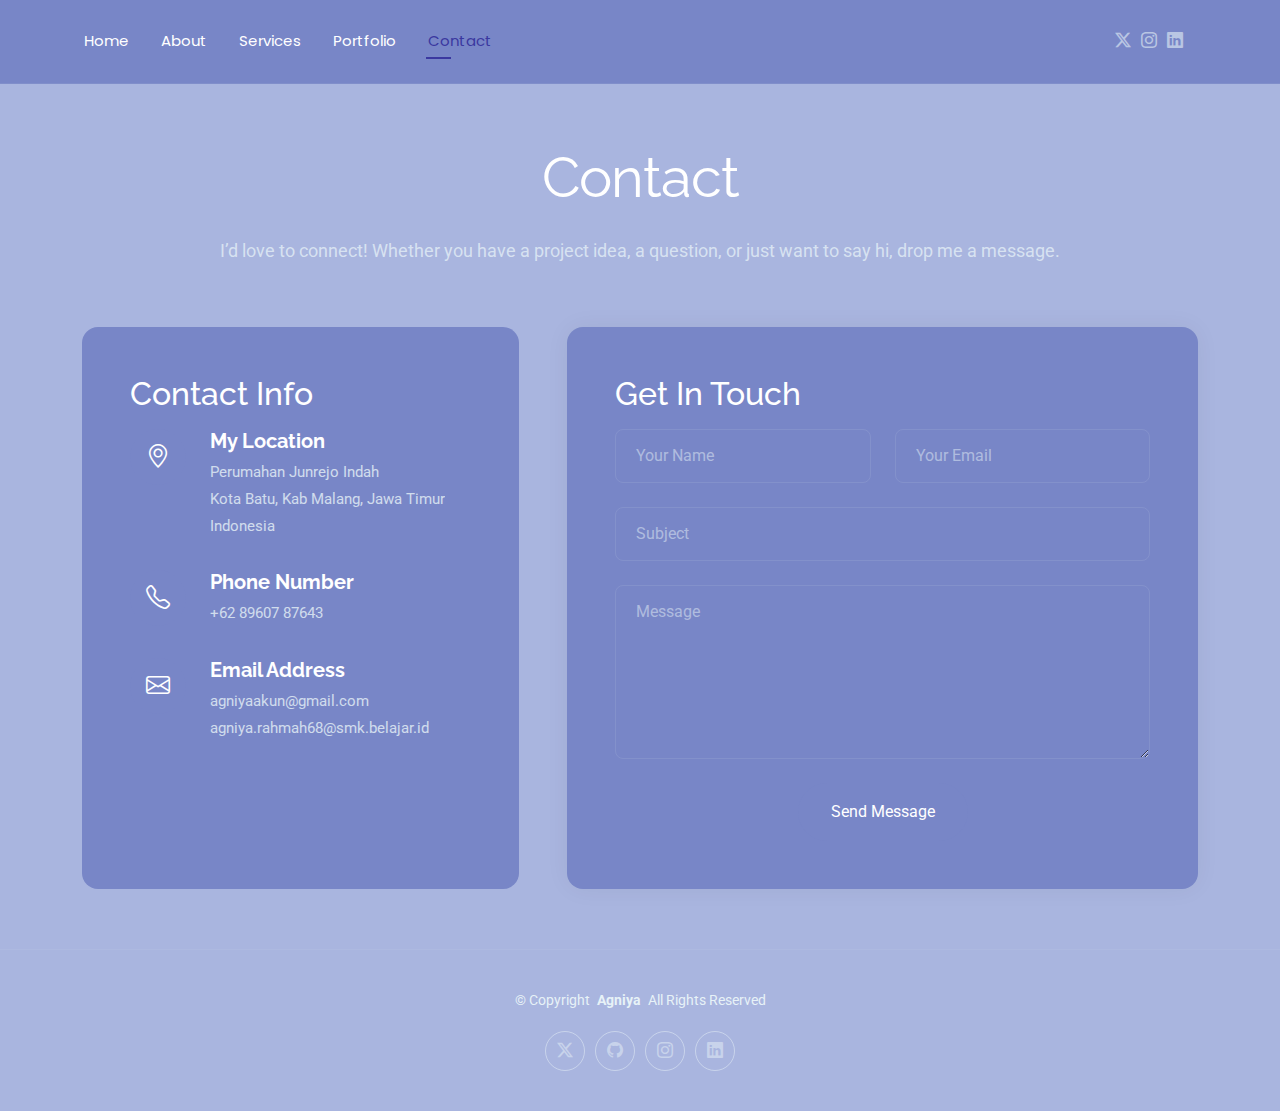
<file: contact.html>
<!DOCTYPE html>
<html lang="en">

<head>
  <meta charset="utf-8">
  <meta content="width=device-width, initial-scale=1.0" name="viewport">
  <title>Contact - Agniya</title>
  <meta name="description" content="">
  <meta name="keywords" content="">

  <!-- Favicons -->
  <link href="img/favicon.png" rel="icon">
  <link href="img/apple-touch-icon.png" rel="apple-touch-icon">

  <!-- Fonts -->
  <link href="https://fonts.googleapis.com" rel="preconnect">
  <link href="https://fonts.gstatic.com" rel="preconnect" crossorigin>
  <link href="https://fonts.googleapis.com/css2?family=Roboto:ital,wght@0,100;0,300;0,400;0,500;0,700;0,900;1,100;1,300;1,400;1,500;1,700;1,900&family=Poppins:ital,wght@0,100;0,200;0,300;0,400;0,500;0,600;0,700;0,800;0,900;1,100;1,200;1,300;1,400;1,500;1,600;1,700;1,800;1,900&family=Raleway:ital,wght@0,100;0,200;0,300;0,400;0,500;0,600;0,700;0,800;0,900;1,100;1,200;1,300;1,400;1,500;1,600;1,700;1,800;1,900&display=swap" rel="stylesheet">

  <!-- Vendor CSS Files -->
  <link href="vendor/bootstrap/css/bootstrap.min.css" rel="stylesheet">
  <link href="vendor/bootstrap-icons/bootstrap-icons.css" rel="stylesheet">
  <link href="vendor/aos/aos.css" rel="stylesheet">
  <link href="vendor/swiper/swiper-bundle.min.css" rel="stylesheet">
  <link href="vendor/glightbox/css/glightbox.min.css" rel="stylesheet">

  <!-- Main CSS File -->
  <link href="css/main.css" rel="stylesheet">

  <!-- =======================================================
  * Template Name: FolioOne
  * Template URL: https://bootstrapmade.com/folioone-bootstrap-portfolio-website-template/
  * Updated: Aug 23 2025 with Bootstrap v5.3.7
  * Author: BootstrapMade.com
  * License: https://bootstrapmade.com/license/
  ======================================================== -->
</head>

<body class="contact-page">

  <header id="header" class="header d-flex align-items-center light-background sticky-top">
    <div class="container position-relative d-flex align-items-center justify-content-between">

      <!-- <a href="index.html" class="logo d-flex align-items-center me-auto me-xl-0">
      <img src="img/logo.webp" alt="">
      <h1 class="sitename">FolioOne</h1> 
    </a> -->

      <nav id="navmenu" class="navmenu">
        <ul>
          <li><a href="index.html">Home</a></li>
          <li><a href="about.html">About</a></li>
          <!-- <li><a href="resume.html">Resume</a></li> -->
          <li><a href="services.html">Services</a></li>
          <li><a href="portfolio.html">Portfolio</a></li>
          <li><a href="contact.html" class="active">Contact</a></li>
        </ul>
        <i class="mobile-nav-toggle d-xl-none bi bi-list"></i>
      </nav>

      <div class="header-social-links">
        <a href="https://x.com/studiestune" class="twitter"><i class="bi bi-twitter-x"></i></a>
        <a href="https://www.instagram.com/isn_tniya/" class="instagram"><i class="bi bi-instagram"></i></a>
        <a href="https://www.linkedin.com/in/agniyaain" class="linkedin"><i class="bi bi-linkedin"></i></a>
      </div>

    </div>
  </header>

  <main class="main">

    <!-- Contact Section -->
    <section id="contact" class="contact section">

      <!-- Section Title -->
      <div class="container section-title" data-aos="fade-up">
        <h2>Contact</h2>
        <p>I’d love to connect! Whether you have a project idea, a question, or just want to say hi, drop me a message.</p>
      </div><!-- End Section Title -->

      <div class="container" data-aos="fade-up" data-aos-delay="100">

        <div class="row g-4 g-lg-5">
          <div class="col-lg-5">
            <div class="info-box" data-aos="fade-up" data-aos-delay="200">
              <h3>Contact Info</h3>

              <div class="info-item" data-aos="fade-up" data-aos-delay="300">
                <div class="icon-box">
                  <i class="bi bi-geo-alt"></i>
                </div>
                <div class="content">
                  <h4>My Location</h4>
                  <p>Perumahan Junrejo Indah</p>
                  <p>Kota Batu, Kab Malang, Jawa Timur</p>
                  <p>Indonesia</p>
                </div>
              </div>

              <div class="info-item" data-aos="fade-up" data-aos-delay="400">
                <div class="icon-box">
                  <i class="bi bi-telephone"></i>
                </div>
                <div class="content">
                  <h4>Phone Number</h4>
                  <p>+62 89607 87643</p>
                </div>
              </div>

              <div class="info-item" data-aos="fade-up" data-aos-delay="500">
                <div class="icon-box">
                  <i class="bi bi-envelope"></i>
                </div>
                <div class="content">
                  <h4>Email Address</h4>
                  <p>agniyaakun@gmail.com</p>
                  <p>agniya.rahmah68@smk.belajar.id</p>
                </div>
              </div>
            </div>
          </div>

          <div class="col-lg-7">
  <div class="contact-form" data-aos="fade-up" data-aos-delay="300">
    <h3>Get In Touch</h3>

    <!-- Netlify Form -->
    <form name="contact" method="POST" netlify data-netlify="true" netlify-honeypot="bot-field" class="php-email-form" data-aos="fade-up" data-aos-delay="200">
      <!-- hidden input biar Netlify bisa deteksi form -->
      <input type="hidden" name="form-name" value="contact">
      <p style="display:none">
        <label>Don’t fill this out if you’re human: <input name="bot-field"></label>
      </p>

      <div class="row gy-4">

        <div class="col-md-6">
          <input type="text" name="name" class="form-control" placeholder="Your Name" required>
        </div>

        <div class="col-md-6">
          <input type="email" name="email" class="form-control" placeholder="Your Email" required>
        </div>

        <div class="col-12">
          <input type="text" name="subject" class="form-control" placeholder="Subject" required>
        </div>

        <div class="col-12">
          <textarea name="message" class="form-control" rows="6" placeholder="Message" required></textarea>
        </div>

        <div class="col-12 text-center">
          <button type="submit" class="btn">Send Message</button>
        </div>

      </div>
    </form>

  </div>
</div>

        </div>

      </div>

    </section><!-- /Contact Section -->

  </main>

  <footer id="footer" class="footer">

    <div class="container">
      <div class="copyright text-center ">
        <p>© <span>Copyright</span> <strong class="px-1 sitename">Agniya</strong> <span>All Rights Reserved<br></span></p>
      </div>
      <div class="social-links d-flex justify-content-center">
        <a href="https://x.com/studiestune"><i class="bi bi-twitter-x"></i></a>
        <a href="https://github.com/agniyaain"><i class="bi bi-github"></i></a>
        <a href="https://www.instagram.com/isn_tniya/"><i class="bi bi-instagram"></i></a>
        <a href="https://www.linkedin.com/in/agniyaain"><i class="bi bi-linkedin"></i></a>
      </div>
    </div>

  </footer>

  <!-- Scroll Top -->
  <a href="#" id="scroll-top" class="scroll-top d-flex align-items-center justify-content-center"><i class="bi bi-arrow-up-short"></i></a>

  <!-- Preloader -->
  <div id="preloader"></div>

  <!-- Vendor JS Files -->
  <script src="vendor/bootstrap/js/bootstrap.bundle.min.js"></script>
  <script src="vendor/php-email-form/validate.js"></script>
  <script src="vendor/aos/aos.js"></script>
  <script src="vendor/typed.js/typed.umd.js"></script>
  <script src="vendor/waypoints/noframework.waypoints.js"></script>
  <script src="vendor/purecounter/purecounter_vanilla.js"></script>
  <script src="vendor/swiper/swiper-bundle.min.js"></script>
  <script src="vendor/imagesloaded/imagesloaded.pkgd.min.js"></script>
  <script src="vendor/isotope-layout/isotope.pkgd.min.js"></script>
  <script src="vendor/glightbox/js/glightbox.min.js"></script>

  <!-- Main JS File -->
  <script src="js/main.js"></script>

</body>

</html>
</file>
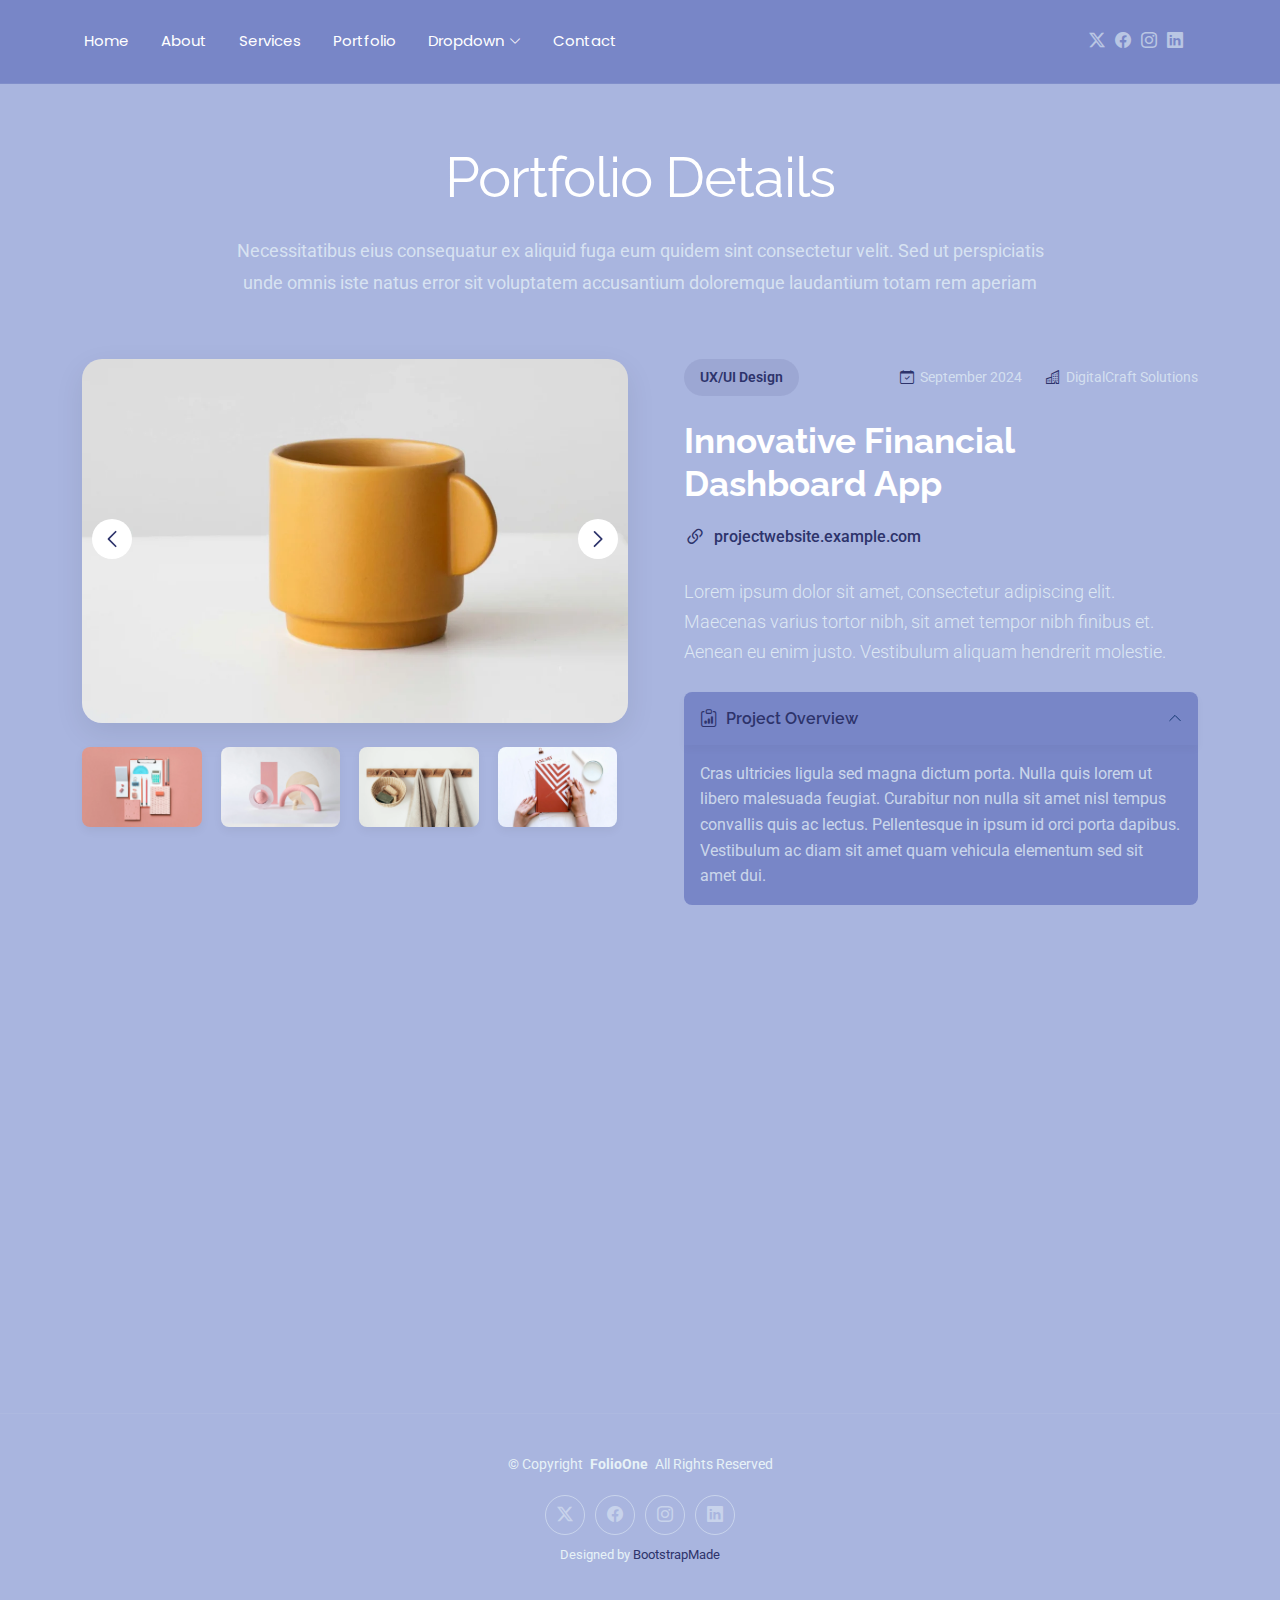
<file: portfolio-details.html>
<!DOCTYPE html>
<html lang="en">

<head>
  <meta charset="utf-8">
  <meta content="width=device-width, initial-scale=1.0" name="viewport">
  <title>Portfolio Details - Agniya</title>
  <meta name="description" content="">
  <meta name="keywords" content="">

  <!-- Favicons -->
  <link href="img/favicon.png" rel="icon">
  <link href="img/apple-touch-icon.png" rel="apple-touch-icon">

  <!-- Fonts -->
  <link href="https://fonts.googleapis.com" rel="preconnect">
  <link href="https://fonts.gstatic.com" rel="preconnect" crossorigin>
  <link href="https://fonts.googleapis.com/css2?family=Roboto:ital,wght@0,100;0,300;0,400;0,500;0,700;0,900;1,100;1,300;1,400;1,500;1,700;1,900&family=Poppins:ital,wght@0,100;0,200;0,300;0,400;0,500;0,600;0,700;0,800;0,900;1,100;1,200;1,300;1,400;1,500;1,600;1,700;1,800;1,900&family=Raleway:ital,wght@0,100;0,200;0,300;0,400;0,500;0,600;0,700;0,800;0,900;1,100;1,200;1,300;1,400;1,500;1,600;1,700;1,800;1,900&display=swap" rel="stylesheet">

  <!-- Vendor CSS Files -->
  <link href="vendor/bootstrap/css/bootstrap.min.css" rel="stylesheet">
  <link href="vendor/bootstrap-icons/bootstrap-icons.css" rel="stylesheet">
  <link href="vendor/aos/aos.css" rel="stylesheet">
  <link href="vendor/swiper/swiper-bundle.min.css" rel="stylesheet">
  <link href="vendor/glightbox/css/glightbox.min.css" rel="stylesheet">

  <!-- Main CSS File -->
  <link href="css/main.css" rel="stylesheet">

  <!-- =======================================================
  * Template Name: FolioOne
  * Template URL: https://bootstrapmade.com/folioone-bootstrap-portfolio-website-template/
  * Updated: Aug 23 2025 with Bootstrap v5.3.7
  * Author: BootstrapMade.com
  * License: https://bootstrapmade.com/license/
  ======================================================== -->
</head>

<body class="portfolio-details-page">

  <header id="header" class="header d-flex align-items-center light-background sticky-top">
    <div class="container position-relative d-flex align-items-center justify-content-between">

      <!-- <a href="index.html" class="logo d-flex align-items-center me-auto me-xl-0">
      <img src="img/logo.webp" alt="">
      <h1 class="sitename">FolioOne</h1> 
    </a> -->

      <nav id="navmenu" class="navmenu">
        <ul>
          <li><a href="index.html">Home</a></li>
          <li><a href="about.html">About</a></li>
          <!-- <li><a href="resume.html">Resume</a></li> -->
          <li><a href="services.html">Services</a></li>
          <li><a href="portfolio.html">Portfolio</a></li>
          <li class="dropdown"><a href="#"><span>Dropdown</span> <i class="bi bi-chevron-down toggle-dropdown"></i></a>
            <ul>
              <li><a href="#">Dropdown 1</a></li>
              <li class="dropdown"><a href="#"><span>Deep Dropdown</span> <i class="bi bi-chevron-down toggle-dropdown"></i></a>
                <ul>
                  <li><a href="#">Deep Dropdown 1</a></li>
                  <li><a href="#">Deep Dropdown 2</a></li>
                  <li><a href="#">Deep Dropdown 3</a></li>
                  <li><a href="#">Deep Dropdown 4</a></li>
                  <li><a href="#">Deep Dropdown 5</a></li>
                </ul>
              </li>
              <li><a href="#">Dropdown 2</a></li>
              <li><a href="#">Dropdown 3</a></li>
              <li><a href="#">Dropdown 4</a></li>
            </ul>
          </li>
          <li><a href="contact.html">Contact</a></li>
        </ul>
        <i class="mobile-nav-toggle d-xl-none bi bi-list"></i>
      </nav>

      <div class="header-social-links">
        <a href="#" class="twitter"><i class="bi bi-twitter-x"></i></a>
        <a href="#" class="facebook"><i class="bi bi-facebook"></i></a>
        <a href="#" class="instagram"><i class="bi bi-instagram"></i></a>
        <a href="#" class="linkedin"><i class="bi bi-linkedin"></i></a>
      </div>

    </div>
  </header>

  <main class="main">

    <!-- Portfolio Details Section -->
    <section id="portfolio-details" class="portfolio-details section">

      <!-- Section Title -->
      <div class="container section-title" data-aos="fade-up">
        <h2>Portfolio Details</h2>
        <p>Necessitatibus eius consequatur ex aliquid fuga eum quidem sint consectetur velit. Sed ut perspiciatis unde omnis iste natus error sit voluptatem accusantium doloremque laudantium totam rem aperiam</p>
      </div><!-- End Section Title -->

      <div class="container" data-aos="fade-up" data-aos-delay="100">

        <div class="row gy-4">
          <div class="col-lg-6" data-aos="fade-right">
            <div class="portfolio-details-media">
              <div class="main-image">
                <div class="portfolio-details-slider swiper init-swiper" data-aos="zoom-in">
                  <script type="application/json" class="swiper-config">
                    {
                      "loop": true,
                      "speed": 1000,
                      "autoplay": {
                        "delay": 6000
                      },
                      "effect": "creative",
                      "creativeEffect": {
                        "prev": {
                          "shadow": true,
                          "translate": [0, 0, -400]
                        },
                        "next": {
                          "translate": ["100%", 0, 0]
                        }
                      },
                      "slidesPerView": 1,
                      "navigation": {
                        "nextEl": ".swiper-button-next",
                        "prevEl": ".swiper-button-prev"
                      }
                    }
                  </script>
                  <div class="swiper-wrapper">
                    <div class="swiper-slide">
                      <img src="img/portfolio/portfolio-5.webp" alt="Portfolio Image" class="img-fluid">
                    </div>
                    <div class="swiper-slide">
                      <img src="img/portfolio/portfolio-7.webp" alt="Portfolio Image" class="img-fluid">
                    </div>
                    <div class="swiper-slide">
                      <img src="img/portfolio/portfolio-8.webp" alt="Portfolio Image" class="img-fluid">
                    </div>
                  </div>
                  <div class="swiper-button-prev"></div>
                  <div class="swiper-button-next"></div>
                </div>
              </div>

              <div class="thumbnail-grid" data-aos="fade-up" data-aos-delay="200">
                <div class="row g-2 mt-3">
                  <div class="col-3">
                    <img src="img/portfolio/portfolio-4.webp" alt="Gallery Image" class="img-fluid glightbox">
                  </div>
                  <div class="col-3">
                    <img src="img/portfolio/portfolio-6.webp" alt="Gallery Image" class="img-fluid glightbox">
                  </div>
                  <div class="col-3">
                    <img src="img/portfolio/portfolio-11.webp" alt="Gallery Image" class="img-fluid glightbox">
                  </div>
                  <div class="col-3">
                    <img src="img/portfolio/portfolio-12.webp" alt="Gallery Image" class="img-fluid glightbox">
                  </div>
                </div>
              </div>

              <div class="tech-stack-badges" data-aos="fade-up" data-aos-delay="300">
                <span>Angular</span>
                <span>Express.js</span>
                <span>PostgreSQL</span>
                <span>GraphQL</span>
                <span>Firebase</span>
              </div>
            </div>
          </div>

          <div class="col-lg-6" data-aos="fade-left">
            <div class="portfolio-details-content">
              <div class="project-meta">
                <div class="badge-wrapper">
                  <span class="project-badge">UX/UI Design</span>
                </div>
                <div class="date-client">
                  <div class="meta-item">
                    <i class="bi bi-calendar-check"></i>
                    <span>September 2024</span>
                  </div>
                  <div class="meta-item">
                    <i class="bi bi-buildings"></i>
                    <span>DigitalCraft Solutions</span>
                  </div>
                </div>
              </div>

              <h2 class="project-title">Innovative Financial Dashboard App</h2>

              <div class="project-website">
                <i class="bi bi-link-45deg"></i>
                <a href="#" target="_blank">projectwebsite.example.com</a>
              </div>

              <div class="project-overview">
                <p class="lead">
                  Lorem ipsum dolor sit amet, consectetur adipiscing elit. Maecenas varius tortor nibh, sit amet tempor nibh finibus et. Aenean eu enim justo. Vestibulum aliquam hendrerit molestie.
                </p>

                <div class="accordion project-accordion" id="portfolio-details-projectAccordion">
                  <div class="accordion-item" data-aos="fade-up">
                    <h2 class="accordion-header">
                      <button class="accordion-button" type="button" data-bs-toggle="collapse" data-bs-target="#portfolio-details-collapse-1" aria-expanded="true" aria-controls="collapseOne">
                        <i class="bi bi-clipboard-data me-2"></i> Project Overview
                      </button>
                    </h2>
                    <div id="portfolio-details-collapse-1" class="accordion-collapse collapse show" data-bs-parent="#portfolio-details-projectAccordion">
                      <div class="accordion-body">
                        <p>Cras ultricies ligula sed magna dictum porta. Nulla quis lorem ut libero malesuada feugiat. Curabitur non nulla sit amet nisl tempus convallis quis ac lectus. Pellentesque in ipsum id orci porta dapibus. Vestibulum ac diam sit amet quam vehicula elementum sed sit amet dui.</p>
                      </div>
                    </div>
                  </div>

                  <div class="accordion-item" data-aos="fade-up" data-aos-delay="100">
                    <h2 class="accordion-header">
                      <button class="accordion-button collapsed" type="button" data-bs-toggle="collapse" data-bs-target="#portfolio-details-collapse-2" aria-expanded="false" aria-controls="collapseTwo">
                        <i class="bi bi-exclamation-diamond me-2"></i> The Challenge
                      </button>
                    </h2>
                    <div id="portfolio-details-collapse-2" class="accordion-collapse collapse" data-bs-parent="#portfolio-details-projectAccordion">
                      <div class="accordion-body">
                        <p>Mauris blandit aliquet elit, eget tincidunt nibh pulvinar a. Vivamus suscipit tortor eget felis porttitor volutpat. Curabitur aliquet quam id dui posuere blandit. Praesent sapien massa, convallis a pellentesque nec, egestas non nisi. Sed porttitor lectus nibh.</p>
                      </div>
                    </div>
                  </div>

                  <div class="accordion-item" data-aos="fade-up" data-aos-delay="200">
                    <h2 class="accordion-header">
                      <button class="accordion-button collapsed" type="button" data-bs-toggle="collapse" data-bs-target="#portfolio-details-collapse-3" aria-expanded="false" aria-controls="collapseThree">
                        <i class="bi bi-award me-2"></i> The Solution
                      </button>
                    </h2>
                    <div id="portfolio-details-collapse-3" class="accordion-collapse collapse" data-bs-parent="#portfolio-details-projectAccordion">
                      <div class="accordion-body">
                        <p>Donec sollicitudin molestie malesuada. Curabitur arcu erat, accumsan id imperdiet et, porttitor at sem. Vestibulum ante ipsum primis in faucibus orci luctus et ultrices posuere cubilia Curae; Donec velit neque, auctor sit amet aliquam vel, ullamcorper sit amet ligula.</p>
                      </div>
                    </div>
                  </div>
                </div>
              </div>

              <div class="project-features" data-aos="fade-up" data-aos-delay="300">
                <h3><i class="bi bi-stars"></i> Key Features</h3>
                <div class="row g-3">
                  <div class="col-md-6">
                    <ul class="feature-list">
                      <li><i class="bi bi-check2-circle"></i> Real-time Data Visualization</li>
                      <li><i class="bi bi-check2-circle"></i> User Role Management</li>
                      <li><i class="bi bi-check2-circle"></i> Secure Authentication</li>
                    </ul>
                  </div>
                  <div class="col-md-6">
                    <ul class="feature-list">
                      <li><i class="bi bi-check2-circle"></i> Customizable Dashboards</li>
                      <li><i class="bi bi-check2-circle"></i> Data Export Options</li>
                      <li><i class="bi bi-check2-circle"></i> Multi-device Support</li>
                    </ul>
                  </div>
                </div>
              </div>

              <div class="cta-buttons" data-aos="fade-up" data-aos-delay="400">
                <a href="#" class="btn-view-project">View Live Project</a>
                <a href="#" class="btn-next-project">Next Project <i class="bi bi-arrow-right"></i></a>
              </div>
            </div>
          </div>
        </div>

      </div>

    </section><!-- /Portfolio Details Section -->

  </main>

  <footer id="footer" class="footer">

    <div class="container">
      <div class="copyright text-center ">
        <p>© <span>Copyright</span> <strong class="px-1 sitename">FolioOne</strong> <span>All Rights Reserved<br></span></p>
      </div>
      <div class="social-links d-flex justify-content-center">
        <a href=""><i class="bi bi-twitter-x"></i></a>
        <a href=""><i class="bi bi-facebook"></i></a>
        <a href=""><i class="bi bi-instagram"></i></a>
        <a href=""><i class="bi bi-linkedin"></i></a>
      </div>
      <div class="credits">
        <!-- All the links in the footer should remain intact. -->
        <!-- You can delete the links only if you've purchased the pro version. -->
        <!-- Licensing information: https://bootstrapmade.com/license/ -->
        <!-- Purchase the pro version with working PHP/AJAX contact form: [buy-url] -->
        Designed by <a href="https://bootstrapmade.com/">BootstrapMade</a>
      </div>
    </div>

  </footer>

  <!-- Scroll Top -->
  <a href="#" id="scroll-top" class="scroll-top d-flex align-items-center justify-content-center"><i class="bi bi-arrow-up-short"></i></a>

  <!-- Preloader -->
  <div id="preloader"></div>

  <!-- Vendor JS Files -->
  <script src="vendor/bootstrap/js/bootstrap.bundle.min.js"></script>
  <script src="vendor/php-email-form/validate.js"></script>
  <script src="vendor/aos/aos.js"></script>
  <script src="vendor/typed.js/typed.umd.js"></script>
  <script src="vendor/waypoints/noframework.waypoints.js"></script>
  <script src="vendor/purecounter/purecounter_vanilla.js"></script>
  <script src="vendor/swiper/swiper-bundle.min.js"></script>
  <script src="vendor/imagesloaded/imagesloaded.pkgd.min.js"></script>
  <script src="vendor/isotope-layout/isotope.pkgd.min.js"></script>
  <script src="vendor/glightbox/js/glightbox.min.js"></script>

  <!-- Main JS File -->
  <script src="js/main.js"></script>

</body>

</html>
</file>
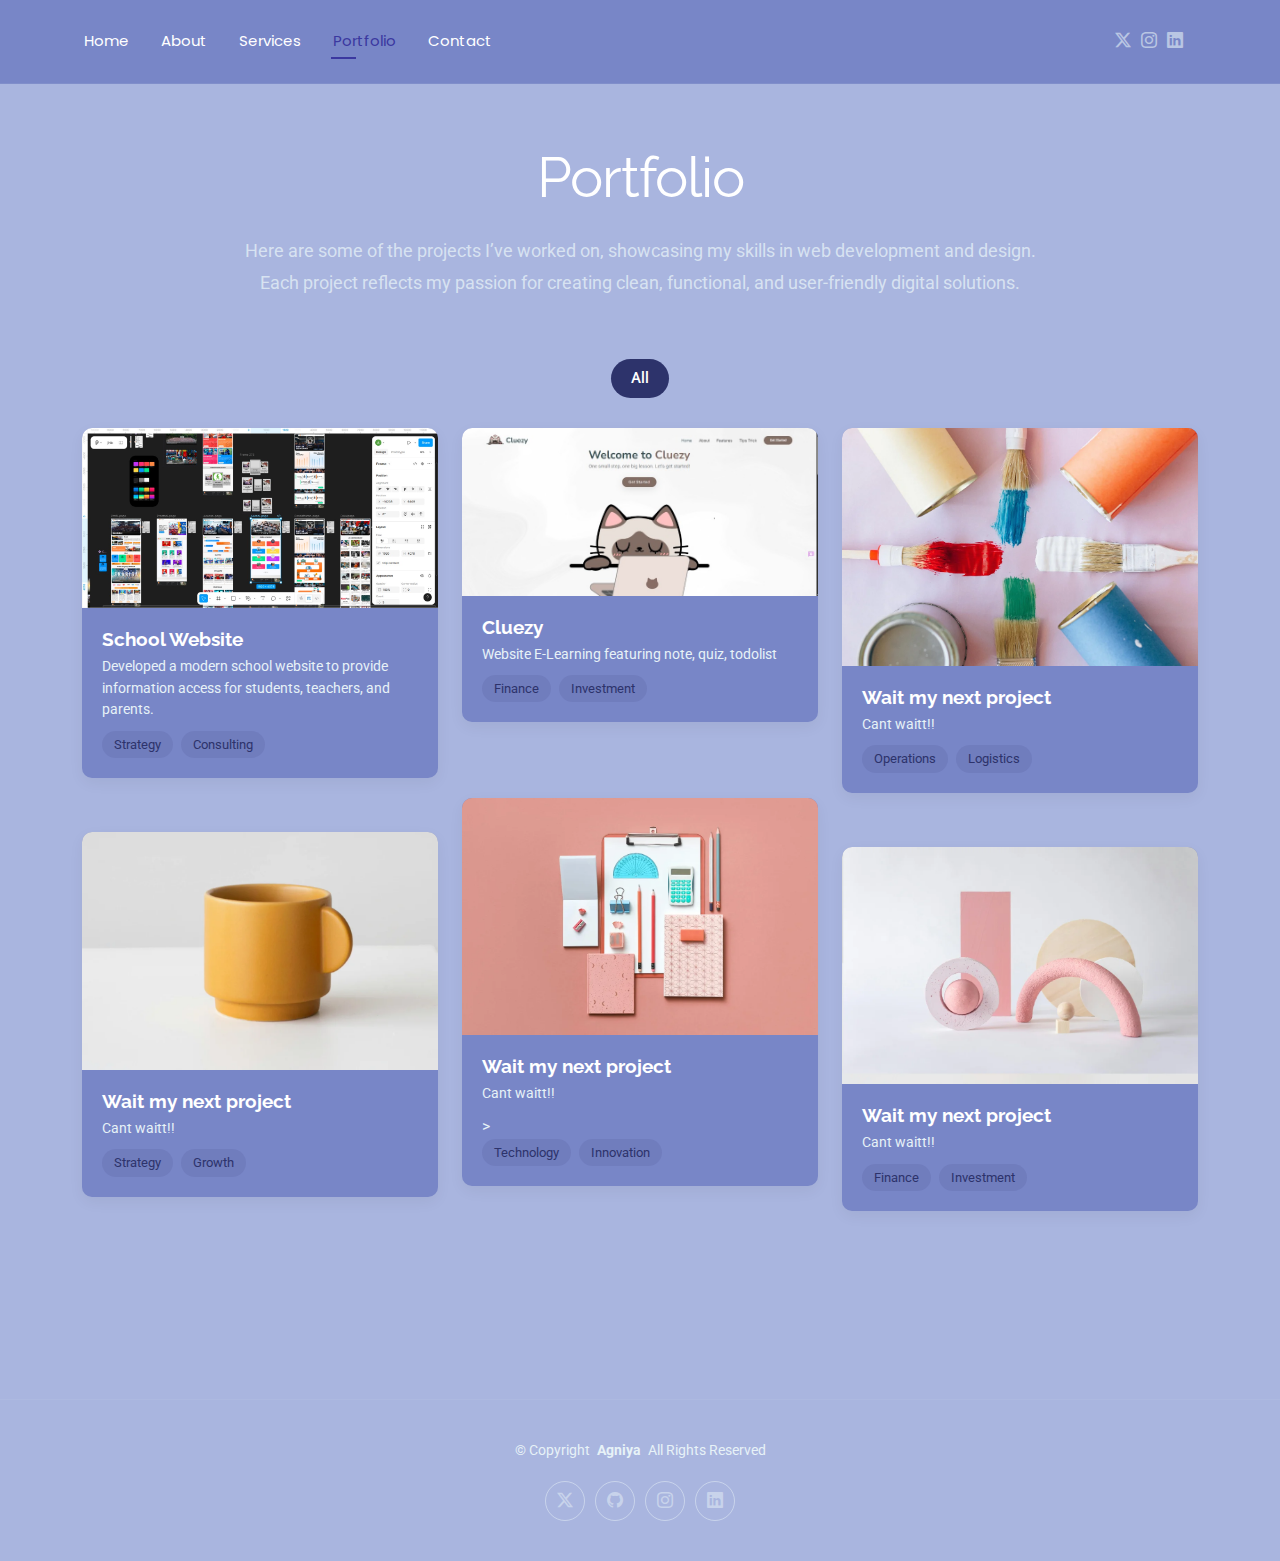
<file: portfolio.html>
<!DOCTYPE html>
<html lang="en">

<head>
  <meta charset="utf-8">
  <meta content="width=device-width, initial-scale=1.0" name="viewport">
  <title>Portfolio - Agniya</title>
  <meta name="description" content="">
  <meta name="keywords" content="">

  <!-- Favicons -->
   <link href="img/profile/profile-square-11.jpg" rel="icon">
  <link href="img/apple-touch-icon.png" rel="apple-touch-icon">

  <!-- Fonts -->
  <link href="https://fonts.googleapis.com" rel="preconnect">
  <link href="https://fonts.gstatic.com" rel="preconnect" crossorigin>
  <link href="https://fonts.googleapis.com/css2?family=Roboto:ital,wght@0,100;0,300;0,400;0,500;0,700;0,900;1,100;1,300;1,400;1,500;1,700;1,900&family=Poppins:ital,wght@0,100;0,200;0,300;0,400;0,500;0,600;0,700;0,800;0,900;1,100;1,200;1,300;1,400;1,500;1,600;1,700;1,800;1,900&family=Raleway:ital,wght@0,100;0,200;0,300;0,400;0,500;0,600;0,700;0,800;0,900;1,100;1,200;1,300;1,400;1,500;1,600;1,700;1,800;1,900&display=swap" rel="stylesheet">

  <!-- Vendor CSS Files -->
  <link href="vendor/bootstrap/css/bootstrap.min.css" rel="stylesheet">
  <link href="vendor/bootstrap-icons/bootstrap-icons.css" rel="stylesheet">
  <link href="vendor/aos/aos.css" rel="stylesheet">
  <link href="vendor/swiper/swiper-bundle.min.css" rel="stylesheet">
  <link href="vendor/glightbox/css/glightbox.min.css" rel="stylesheet">

  <!-- Main CSS File -->
  <link href="css/main.css" rel="stylesheet">

  <!-- =======================================================
  * Template Name: FolioOne
  * Template URL: https://bootstrapmade.com/folioone-bootstrap-portfolio-website-template/
  * Updated: Aug 23 2025 with Bootstrap v5.3.7
  * Author: BootstrapMade.com
  * License: https://bootstrapmade.com/license/
  ======================================================== -->
</head>

<body class="portfolio-page">

  <header id="header" class="header d-flex align-items-center light-background sticky-top">
    <div class="container position-relative d-flex align-items-center justify-content-between">

      <!-- <a href="index.html" class="logo d-flex align-items-center me-auto me-xl-0">
      <img src="img/logo.webp" alt="">
      <h1 class="sitename">FolioOne</h1> 
    </a> -->

      <nav id="navmenu" class="navmenu">
        <ul>
          <li><a href="index.html">Home</a></li>
          <li><a href="about.html">About</a></li>
          <!-- <li><a href="resume.html">Resume</a></li> -->
          <li><a href="services.html">Services</a></li>
          <li><a href="portfolio.html" class="active">Portfolio</a></li>
          <li><a href="contact.html">Contact</a></li>
        </ul>
        <i class="mobile-nav-toggle d-xl-none bi bi-list"></i>
      </nav>

       <div class="header-social-links">
        <a href="https://x.com/studiestune" class="twitter"><i class="bi bi-twitter-x"></i></a>
        <a href="https://www.instagram.com/isn_tniya/" class="instagram"><i class="bi bi-instagram"></i></a>
        <a href="https://www.linkedin.com/in/agniyaain" class="linkedin"><i class="bi bi-linkedin"></i></a>
      </div>

    </div>
  </header>

  <main class="main">

    <!-- Portfolio Section -->
    <section id="portfolio" class="portfolio section">

      <!-- Section Title -->
      <div class="container section-title" data-aos="fade-up">
        <h2>Portfolio</h2>
        <p>Here are some of the projects I’ve worked on, showcasing my skills in web development and design.  
Each project reflects my passion for creating clean, functional, and user-friendly digital solutions.
</p>
      </div><!-- End Section Title -->

      <div class="container" data-aos="fade-up" data-aos-delay="100">

        <div class="isotope-layout" data-default-filter="*" data-layout="masonry" data-sort="original-order">
          <ul class="portfolio-filters isotope-filters" data-aos="fade-up" data-aos-delay="200">
            <li data-filter="*" class="filter-active">All</li>
            <!-- <li data-filter=".filter-strategy">Strategy</li>
            <li data-filter=".filter-finance">Finance</li>
            <li data-filter=".filter-operations">Operations</li>
            <li data-filter=".filter-technology">Technology</li> -->
          </ul><!-- End Portfolio Filters -->

          <div class="row gy-4 isotope-container" data-aos="fade-up" data-aos-delay="300">
            <div class="col-lg-4 col-md-6 portfolio-item isotope-item filter-strategy">
              <div class="portfolio-card">
                <div class="portfolio-img">
                  <img src="img/portfolio/web-sekolah.jpg" alt="Portfolio Item" class="img-fluid">
                  <div class="portfolio-overlay">
                    <a href="img/portfolio/portfolio-1.webp" class="glightbox portfolio-lightbox"><i class="bi bi-plus"></i></a>
                    <a href="https://www.figma.com/proto/OAL2z5GGklXp7TOnZIBsZd/jhic?page-id=1%3A2&node-id=567-501&viewport=3286%2C585%2C0.21&t=OXrXiJOQWkKx50Ot-1&scaling=scale-down-width&content-scaling=fixed&starting-point-node-id=567%3A501" class="portfolio-details-link"><i class="bi bi-link"></i></a>
                  </div>
                </div>
                <div class="portfolio-info">
                  <h4>School Website</h4>
                  <p>Developed a modern school website to provide information access for students, teachers, and parents.</p>
                  <div class="portfolio-tags">
                    <span>Strategy</span>
                    <span>Consulting</span>
                  </div>
                </div>
              </div>
            </div>

            <div class="col-lg-4 col-md-6 portfolio-item isotope-item filter-finance">
              <div class="portfolio-card">
                <div class="portfolio-img">
                  <img src="img/portfolio/cluezy.jpg" alt="Portfolio Item" class="img-fluid">
                  <div class="portfolio-overlay">
                    <a href="img/portfolio/portfolio-2.webp" class="glightbox portfolio-lightbox"><i class="bi bi-plus"></i></a>
                    <a href="#" class="portfolio-details-link"><i class="bi bi-link"></i></a>
                  </div>
                </div>
                <div class="portfolio-info">
                  <h4>Cluezy</h4>
                  <p>Website E-Learning featuring note, quiz, todolist</p>
                  <div class="portfolio-tags">
                    <span>Finance</span>
                    <span>Investment</span>
                  </div>
                </div>
              </div>
            </div>

            <div class="col-lg-4 col-md-6 portfolio-item isotope-item filter-operations">
              <div class="portfolio-card">
                <div class="portfolio-img">
                  <img src="img/portfolio/portfolio-3.webp" alt="Portfolio Item" class="img-fluid">
                  <div class="portfolio-overlay">
                    <a href="img/portfolio/portfolio-3.webp" class="glightbox portfolio-lightbox"><i class="bi bi-plus"></i></a>
                    <a href="#" class="portfolio-details-link"><i class="bi bi-link"></i></a>
                  </div>
                </div>
                <div class="portfolio-info">
                  <h4>Wait my next project</h4>
                  <p>Cant waitt!!</p>
                  <div class="portfolio-tags">
                    <span>Operations</span>
                    <span>Logistics</span>
                  </div>
                </div>
              </div>
            </div>

            <div class="col-lg-4 col-md-6 portfolio-item isotope-item filter-technology">
              <div class="portfolio-card">
                <div class="portfolio-img">
                  <img src="img/portfolio/portfolio-4.webp" alt="Portfolio Item" class="img-fluid">
                  <div class="portfolio-overlay">
                    <a href="img/portfolio/portfolio-4.webp" class="glightbox portfolio-lightbox"><i class="bi bi-plus"></i></a>
                    <a href="#" class="portfolio-details-link"><i class="bi bi-link"></i></a>
                  </div>
                </div>
                <div class="portfolio-info">
                  <h4>Wait my next project</h4>
                  <p>Cant waitt!!</p>>
                  <div class="portfolio-tags">
                    <span>Technology</span>
                    <span>Innovation</span>
                  </div>
                </div>
              </div>
            </div>

            <div class="col-lg-4 col-md-6 portfolio-item isotope-item filter-strategy">
              <div class="portfolio-card">
                <div class="portfolio-img">
                  <img src="img/portfolio/portfolio-5.webp" alt="Portfolio Item" class="img-fluid">
                  <div class="portfolio-overlay">
                    <a href="img/portfolio/portfolio-5.webp" class="glightbox portfolio-lightbox"><i class="bi bi-plus"></i></a>
                    <a href="#" class="portfolio-details-link"><i class="bi bi-link"></i></a>
                  </div>
                </div>
                <div class="portfolio-info">
                  <h4>Wait my next project</h4>
                  <p>Cant waitt!!</p>
                  <div class="portfolio-tags">
                    <span>Strategy</span>
                    <span>Growth</span>
                  </div>
                </div>
              </div>
            </div>

            <div class="col-lg-4 col-md-6 portfolio-item isotope-item filter-finance">
              <div class="portfolio-card">
                <div class="portfolio-img">
                  <img src="img/portfolio/portfolio-6.webp" alt="Portfolio Item" class="img-fluid">
                  <div class="portfolio-overlay">
                    <a href="img/portfolio/portfolio-6.webp" class="glightbox portfolio-lightbox"><i class="bi bi-plus"></i></a>
                    <a href="#" class="portfolio-details-link"><i class="bi bi-link"></i></a>
                  </div>
                </div>
                <div class="portfolio-info">
                  <h4>Wait my next project</h4>
                  <p>Cant waitt!!</p>
                  <div class="portfolio-tags">
                    <span>Finance</span>
                    <span>Investment</span>
                  </div>
                </div>
              </div>
            </div>
          </div><!-- End Portfolio Items Container -->

        </div>

        <div class="text-center mt-5" data-aos="fade-up" data-aos-delay="400">
          <a href="#portfolio" class="btn btn-primary">View All Case Studies</a>
        </div>

      </div>

    </section><!-- /Portfolio Section -->

  </main>

  <footer id="footer" class="footer">

    <div class="container">
      <div class="copyright text-center ">
        <p>© <span>Copyright</span> <strong class="px-1 sitename">Agniya</strong> <span>All Rights Reserved<br></span></p>
      </div>
      <div class="social-links d-flex justify-content-center">
        <a href="https://x.com/studiestune"><i class="bi bi-twitter-x"></i></a>
        <a href="https://github.com/agniyaain"><i class="bi bi-github"></i></a>
        <a href="https://www.instagram.com/isn_tniya/"><i class="bi bi-instagram"></i></a>
        <a href="https://www.linkedin.com/in/agniyaain"><i class="bi bi-linkedin"></i></a>
      </div>
    </div>

  </footer>

  <!-- Scroll Top -->
  <a href="#" id="scroll-top" class="scroll-top d-flex align-items-center justify-content-center"><i class="bi bi-arrow-up-short"></i></a>

  <!-- Preloader -->
  <div id="preloader"></div>

  <!-- Vendor JS Files -->
  <script src="vendor/bootstrap/js/bootstrap.bundle.min.js"></script>
  <script src="vendor/php-email-form/validate.js"></script>
  <script src="vendor/aos/aos.js"></script>
  <script src="vendor/typed.js/typed.umd.js"></script>
  <script src="vendor/waypoints/noframework.waypoints.js"></script>
  <script src="vendor/purecounter/purecounter_vanilla.js"></script>
  <script src="vendor/swiper/swiper-bundle.min.js"></script>
  <script src="vendor/imagesloaded/imagesloaded.pkgd.min.js"></script>
  <script src="vendor/isotope-layout/isotope.pkgd.min.js"></script>
  <script src="vendor/glightbox/js/glightbox.min.js"></script>

  <!-- Main JS File -->
  <script src="js/main.js"></script>

</body>

</html>
</file>
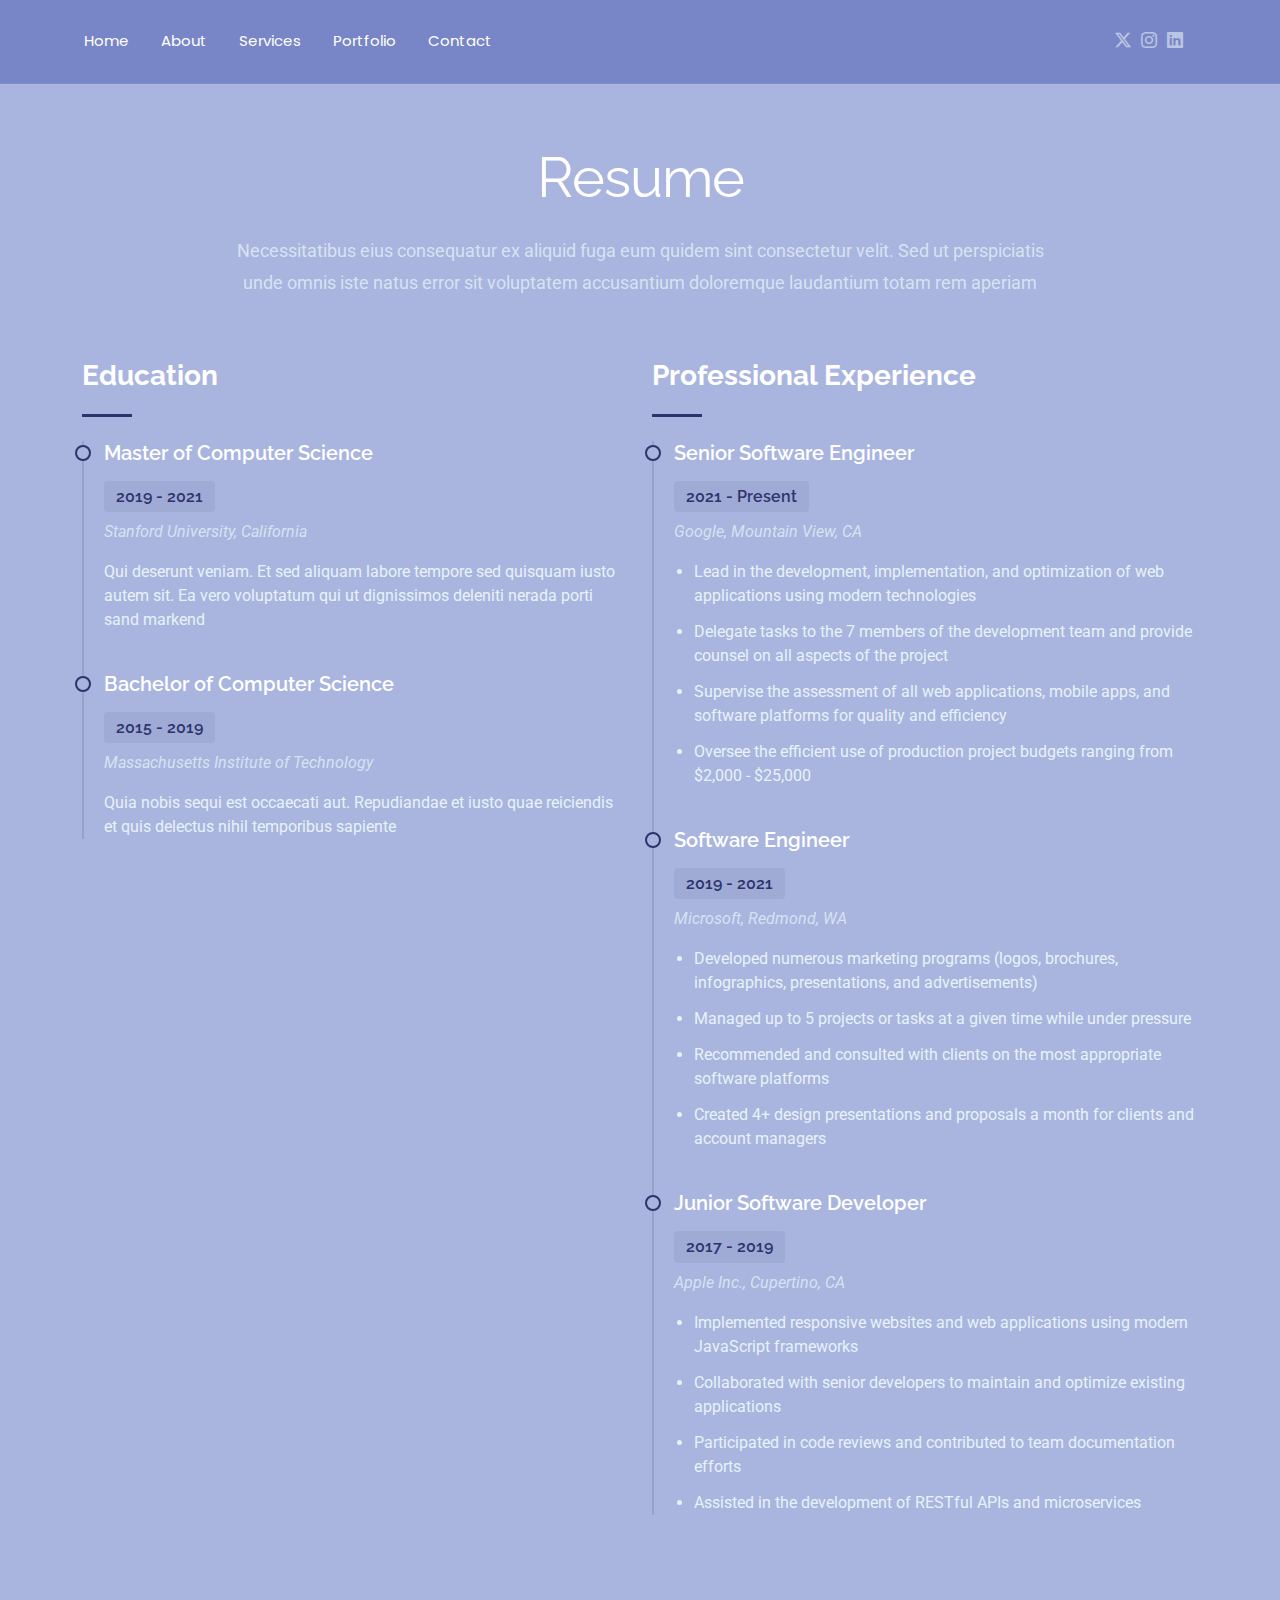
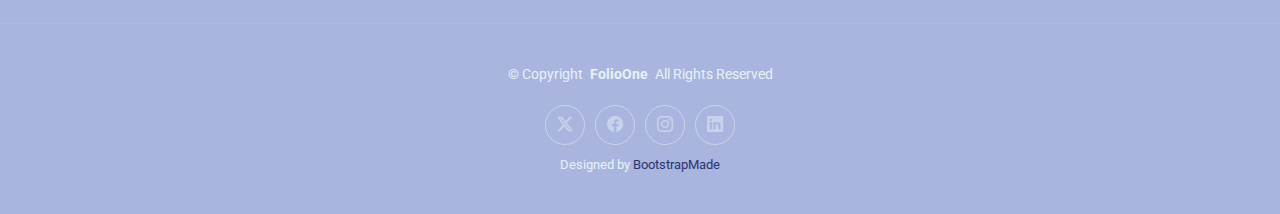
<file: resume.html>
<!DOCTYPE html>
<html lang="en">

<head>
  <meta charset="utf-8">
  <meta content="width=device-width, initial-scale=1.0" name="viewport">
  <title>Resume - Agniya</title>
  <meta name="description" content="">
  <meta name="keywords" content="">

  <!-- Favicons -->
   <link href="img/profile/profile-square-11.jpg" rel="icon">
  <link href="img/apple-touch-icon.png" rel="apple-touch-icon">

  <!-- Fonts -->
  <link href="https://fonts.googleapis.com" rel="preconnect">
  <link href="https://fonts.gstatic.com" rel="preconnect" crossorigin>
  <link href="https://fonts.googleapis.com/css2?family=Roboto:ital,wght@0,100;0,300;0,400;0,500;0,700;0,900;1,100;1,300;1,400;1,500;1,700;1,900&family=Poppins:ital,wght@0,100;0,200;0,300;0,400;0,500;0,600;0,700;0,800;0,900;1,100;1,200;1,300;1,400;1,500;1,600;1,700;1,800;1,900&family=Raleway:ital,wght@0,100;0,200;0,300;0,400;0,500;0,600;0,700;0,800;0,900;1,100;1,200;1,300;1,400;1,500;1,600;1,700;1,800;1,900&display=swap" rel="stylesheet">

  <!-- Vendor CSS Files -->
  <link href="vendor/bootstrap/css/bootstrap.min.css" rel="stylesheet">
  <link href="vendor/bootstrap-icons/bootstrap-icons.css" rel="stylesheet">
  <link href="vendor/aos/aos.css" rel="stylesheet">
  <link href="vendor/swiper/swiper-bundle.min.css" rel="stylesheet">
  <link href="vendor/glightbox/css/glightbox.min.css" rel="stylesheet">

  <!-- Main CSS File -->
  <link href="css/main.css" rel="stylesheet">

  <!-- =======================================================
  * Template Name: FolioOne
  * Template URL: https://bootstrapmade.com/folioone-bootstrap-portfolio-website-template/
  * Updated: Aug 23 2025 with Bootstrap v5.3.7
  * Author: BootstrapMade.com
  * License: https://bootstrapmade.com/license/
  ======================================================== -->
</head>

<body class="resume-page">

  <header id="header" class="header d-flex align-items-center light-background sticky-top">
    <div class="container position-relative d-flex align-items-center justify-content-between">

      <!-- <a href="index.html" class="logo d-flex align-items-center me-auto me-xl-0">
      <img src="img/logo.webp" alt="">
      <h1 class="sitename">FolioOne</h1> 
    </a> -->

      <nav id="navmenu" class="navmenu">
        <ul>
          <li><a href="index.html">Home</a></li>
          <li><a href="about.html">About</a></li>
          <!-- <li><a href="resume.html" class="active">Resume</a></li> -->
          <li><a href="services.html">Services</a></li>
          <li><a href="portfolio.html">Portfolio</a></li>
          </li>
          <li><a href="contact.html">Contact</a></li>
        </ul>
        <i class="mobile-nav-toggle d-xl-none bi bi-list"></i>
      </nav>

      <div class="header-social-links">
        <a href="https://x.com/studiestune" class="twitter"><i class="bi bi-twitter-x"></i></a>
        <a href="https://www.instagram.com/isn_tniya/" class="instagram"><i class="bi bi-instagram"></i></a>
        <a href="https://www.linkedin.com/in/agniyaain" class="linkedin"><i class="bi bi-linkedin"></i></a>
      </div>

    </div>
  </header>

  <main class="main">

    <!-- Resume Section -->
    <section id="resume" class="resume section">

      <!-- Section Title -->
      <div class="container section-title" data-aos="fade-up">
        <h2>Resume</h2>
        <p>Necessitatibus eius consequatur ex aliquid fuga eum quidem sint consectetur velit. Sed ut perspiciatis unde omnis iste natus error sit voluptatem accusantium doloremque laudantium totam rem aperiam</p>
      </div><!-- End Section Title -->

      <div class="container" data-aos="fade-up" data-aos-delay="100">

        <div class="row">
          <div class="col-lg-6">

            <!-- Education Section -->
            <div class="resume-item" data-aos="fade-up">
              <h3 class="resume-title">Education</h3>

              <div class="resume-content">
                <article class="education-item">
                  <h4>Master of Computer Science</h4>
                  <h5>2019 - 2021</h5>
                  <p class="institution"><em>Stanford University, California</em></p>
                  <p>Qui deserunt veniam. Et sed aliquam labore tempore sed quisquam iusto autem sit. Ea vero voluptatum qui ut dignissimos deleniti nerada porti sand markend</p>
                </article>

                <article class="education-item">
                  <h4>Bachelor of Computer Science</h4>
                  <h5>2015 - 2019</h5>
                  <p class="institution"><em>Massachusetts Institute of Technology</em></p>
                  <p>Quia nobis sequi est occaecati aut. Repudiandae et iusto quae reiciendis et quis delectus nihil temporibus sapiente</p>
                </article>
              </div>
            </div><!-- End Education Section -->

            <!-- Professional Skills Section -->
            <div class="resume-item skills-animation" data-aos="fade-up">
              <h3 class="resume-title">Professional Skills</h3>

              <div class="resume-content">
                <div class="skill-item">
                  <h4>Frontend Development</h4>
                  <div class="progress">
                    <div class="progress-bar" role="progressbar" aria-valuenow="95" aria-valuemin="0" aria-valuemax="100"></div>
                  </div>
                </div>

                <div class="skill-item">
                  <h4>Backend Development</h4>
                  <div class="progress">
                    <div class="progress-bar" role="progressbar" aria-valuenow="85" aria-valuemin="0" aria-valuemax="100"></div>
                  </div>
                </div>

                <div class="skill-item">
                  <h4>UI/UX Design</h4>
                  <div class="progress">
                    <div class="progress-bar" role="progressbar" aria-valuenow="90" aria-valuemin="0" aria-valuemax="100"></div>
                  </div>
                </div>

                <div class="skill-item">
                  <h4>Project Management</h4>
                  <div class="progress">
                    <div class="progress-bar" role="progressbar" aria-valuenow="80" aria-valuemin="0" aria-valuemax="100"></div>
                  </div>
                </div>
              </div>
            </div><!-- End Professional Skills Section -->
          </div>

          <div class="col-lg-6">
            <!-- Experience Section -->
            <div class="resume-item" data-aos="fade-up" data-aos-delay="100">
              <h3 class="resume-title">Professional Experience</h3>

              <div class="resume-content">
                <article class="experience-item">
                  <h4>Senior Software Engineer</h4>
                  <h5>2021 - Present</h5>
                  <p class="company"><em>Google, Mountain View, CA</em></p>
                  <ul>
                    <li>Lead in the development, implementation, and optimization of web applications using modern technologies</li>
                    <li>Delegate tasks to the 7 members of the development team and provide counsel on all aspects of the project</li>
                    <li>Supervise the assessment of all web applications, mobile apps, and software platforms for quality and efficiency</li>
                    <li>Oversee the efficient use of production project budgets ranging from $2,000 - $25,000</li>
                  </ul>
                </article>

                <article class="experience-item">
                  <h4>Software Engineer</h4>
                  <h5>2019 - 2021</h5>
                  <p class="company"><em>Microsoft, Redmond, WA</em></p>
                  <ul>
                    <li>Developed numerous marketing programs (logos, brochures, infographics, presentations, and advertisements)</li>
                    <li>Managed up to 5 projects or tasks at a given time while under pressure</li>
                    <li>Recommended and consulted with clients on the most appropriate software platforms</li>
                    <li>Created 4+ design presentations and proposals a month for clients and account managers</li>
                  </ul>
                </article>

                <article class="experience-item">
                  <h4>Junior Software Developer</h4>
                  <h5>2017 - 2019</h5>
                  <p class="company"><em>Apple Inc., Cupertino, CA</em></p>
                  <ul>
                    <li>Implemented responsive websites and web applications using modern JavaScript frameworks</li>
                    <li>Collaborated with senior developers to maintain and optimize existing applications</li>
                    <li>Participated in code reviews and contributed to team documentation efforts</li>
                    <li>Assisted in the development of RESTful APIs and microservices</li>
                  </ul>
                </article>
              </div>
            </div><!-- End Experience Section -->
          </div>
        </div>

      </div>

    </section><!-- /Resume Section -->

  </main>

  <footer id="footer" class="footer">

    <div class="container">
      <div class="copyright text-center ">
        <p>© <span>Copyright</span> <strong class="px-1 sitename">FolioOne</strong> <span>All Rights Reserved<br></span></p>
      </div>
      <div class="social-links d-flex justify-content-center">
        <a href=""><i class="bi bi-twitter-x"></i></a>
        <a href=""><i class="bi bi-facebook"></i></a>
        <a href=""><i class="bi bi-instagram"></i></a>
        <a href=""><i class="bi bi-linkedin"></i></a>
      </div>
      <div class="credits">
        <!-- All the links in the footer should remain intact. -->
        <!-- You can delete the links only if you've purchased the pro version. -->
        <!-- Licensing information: https://bootstrapmade.com/license/ -->
        <!-- Purchase the pro version with working PHP/AJAX contact form: [buy-url] -->
        Designed by <a href="https://bootstrapmade.com/">BootstrapMade</a>
      </div>
    </div>

  </footer>

  <!-- Scroll Top -->
  <a href="#" id="scroll-top" class="scroll-top d-flex align-items-center justify-content-center"><i class="bi bi-arrow-up-short"></i></a>

  <!-- Preloader -->
  <div id="preloader"></div>

  <!-- Vendor JS Files -->
  <script src="vendor/bootstrap/js/bootstrap.bundle.min.js"></script>
  <script src="vendor/php-email-form/validate.js"></script>
  <script src="vendor/aos/aos.js"></script>
  <script src="vendor/typed.js/typed.umd.js"></script>
  <script src="vendor/waypoints/noframework.waypoints.js"></script>
  <script src="vendor/purecounter/purecounter_vanilla.js"></script>
  <script src="vendor/swiper/swiper-bundle.min.js"></script>
  <script src="vendor/imagesloaded/imagesloaded.pkgd.min.js"></script>
  <script src="vendor/isotope-layout/isotope.pkgd.min.js"></script>
  <script src="vendor/glightbox/js/glightbox.min.js"></script>

  <!-- Main JS File -->
  <script src="js/main.js"></script>

</body>

</html>
</file>
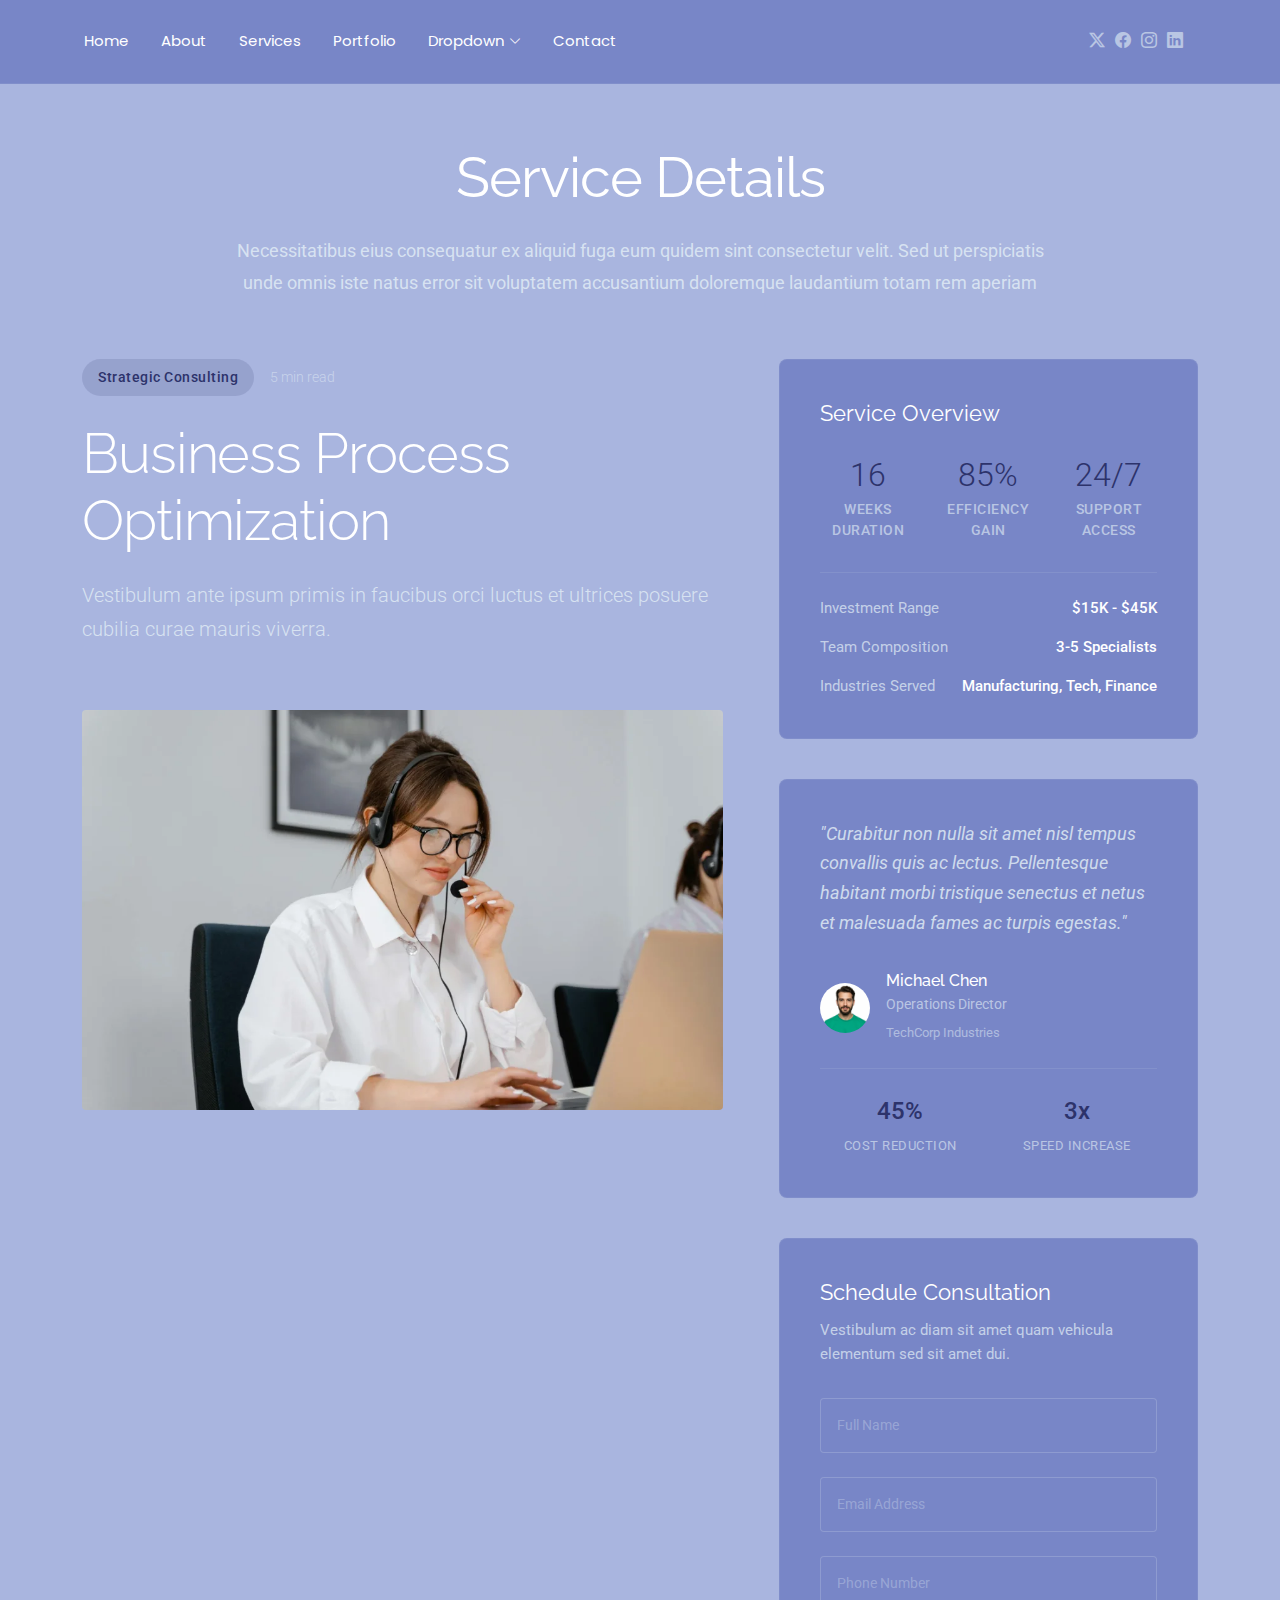
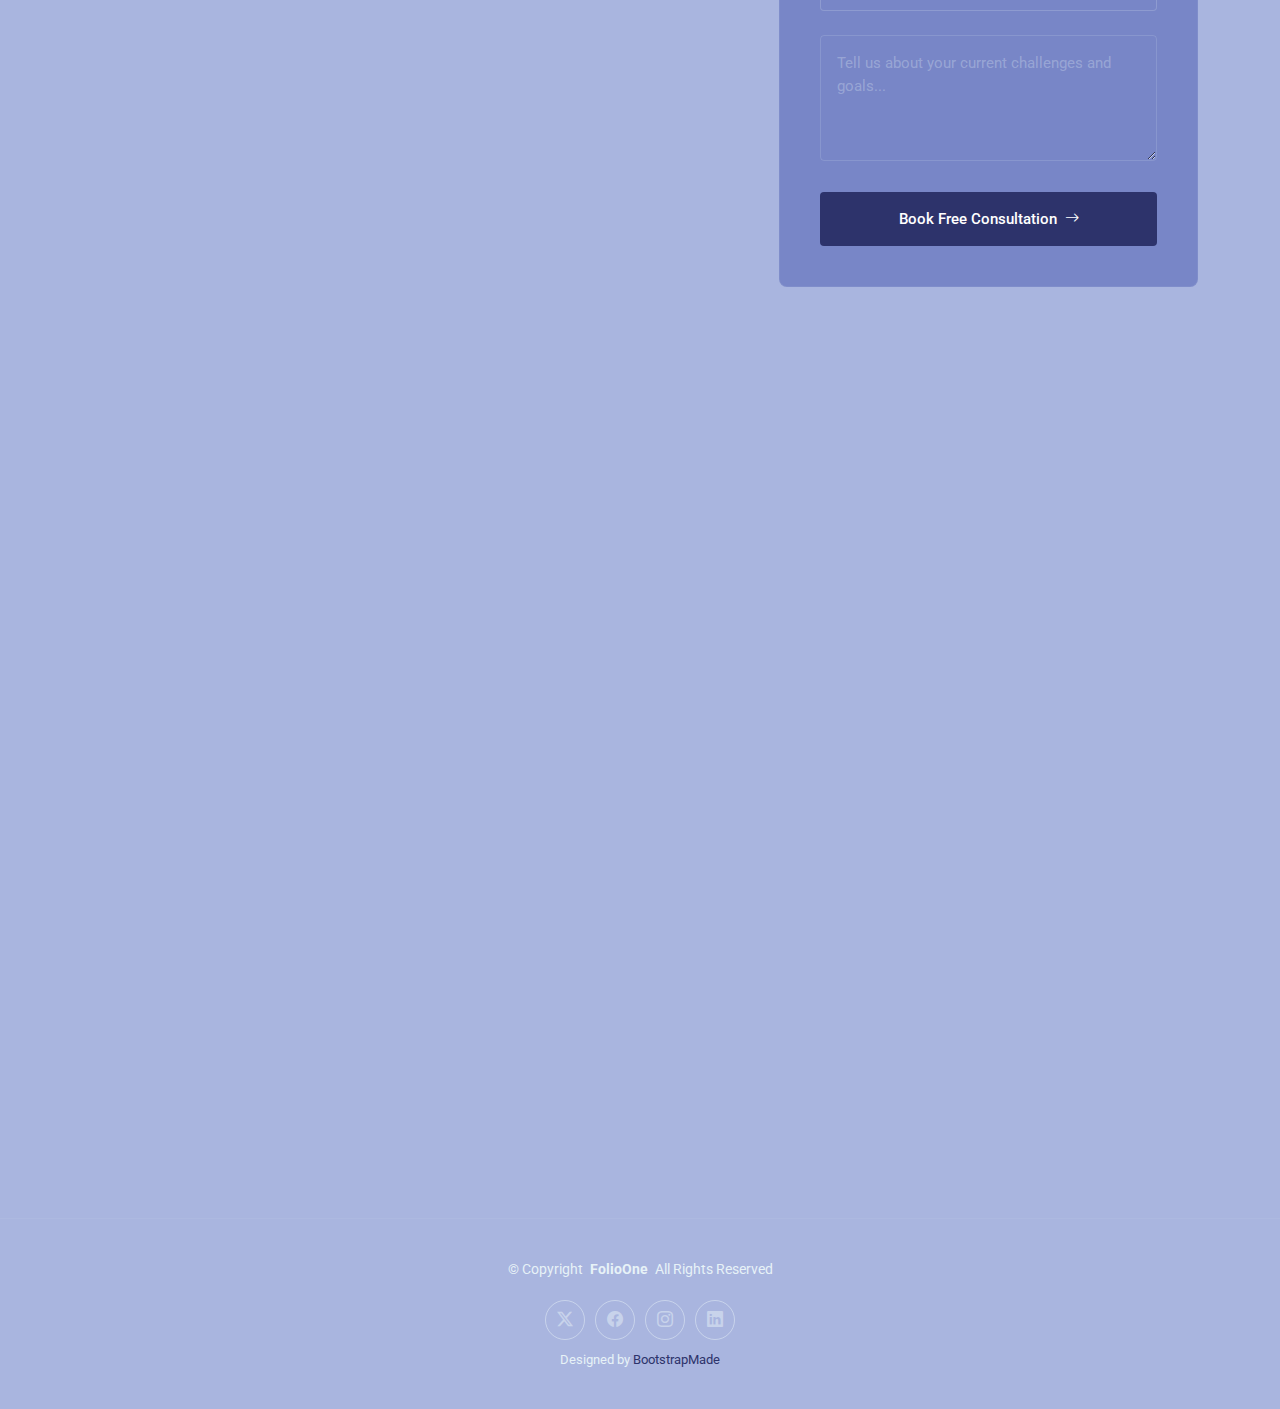
<file: service-details.html>
<!DOCTYPE html>
<html lang="en">

<head>
  <meta charset="utf-8">
  <meta content="width=device-width, initial-scale=1.0" name="viewport">
  <title>Service Details - Agniya</title>
  <meta name="description" content="">
  <meta name="keywords" content="">

  <!-- Favicons -->
   <link href="img/profile/profile-square-11.jpg" rel="icon">
  <link href="img/apple-touch-icon.png" rel="apple-touch-icon">

  <!-- Fonts -->
  <link href="https://fonts.googleapis.com" rel="preconnect">
  <link href="https://fonts.gstatic.com" rel="preconnect" crossorigin>
  <link href="https://fonts.googleapis.com/css2?family=Roboto:ital,wght@0,100;0,300;0,400;0,500;0,700;0,900;1,100;1,300;1,400;1,500;1,700;1,900&family=Poppins:ital,wght@0,100;0,200;0,300;0,400;0,500;0,600;0,700;0,800;0,900;1,100;1,200;1,300;1,400;1,500;1,600;1,700;1,800;1,900&family=Raleway:ital,wght@0,100;0,200;0,300;0,400;0,500;0,600;0,700;0,800;0,900;1,100;1,200;1,300;1,400;1,500;1,600;1,700;1,800;1,900&display=swap" rel="stylesheet">

  <!-- Vendor CSS Files -->
  <link href="vendor/bootstrap/css/bootstrap.min.css" rel="stylesheet">
  <link href="vendor/bootstrap-icons/bootstrap-icons.css" rel="stylesheet">
  <link href="vendor/aos/aos.css" rel="stylesheet">
  <link href="vendor/swiper/swiper-bundle.min.css" rel="stylesheet">
  <link href="vendor/glightbox/css/glightbox.min.css" rel="stylesheet">

  <!-- Main CSS File -->
  <link href="css/main.css" rel="stylesheet">

  <!-- =======================================================
  * Template Name: FolioOne
  * Template URL: https://bootstrapmade.com/folioone-bootstrap-portfolio-website-template/
  * Updated: Aug 23 2025 with Bootstrap v5.3.7
  * Author: BootstrapMade.com
  * License: https://bootstrapmade.com/license/
  ======================================================== -->
</head>

<body class="service-details-page">

  <header id="header" class="header d-flex align-items-center light-background sticky-top">
    <div class="container position-relative d-flex align-items-center justify-content-between">

      <!-- <a href="index.html" class="logo d-flex align-items-center me-auto me-xl-0">
      <img src="img/logo.webp" alt="">
      <h1 class="sitename">FolioOne</h1> 
    </a> -->

      <nav id="navmenu" class="navmenu">
        <ul>
          <li><a href="index.html">Home</a></li>
          <li><a href="about.html">About</a></li>
          <!-- <li><a href="resume.html">Resume</a></li> -->
          <li><a href="services.html">Services</a></li>
          <li><a href="portfolio.html">Portfolio</a></li>
          <li class="dropdown"><a href="#"><span>Dropdown</span> <i class="bi bi-chevron-down toggle-dropdown"></i></a>
            <ul>
              <li><a href="#">Dropdown 1</a></li>
              <li class="dropdown"><a href="#"><span>Deep Dropdown</span> <i class="bi bi-chevron-down toggle-dropdown"></i></a>
                <ul>
                  <li><a href="#">Deep Dropdown 1</a></li>
                  <li><a href="#">Deep Dropdown 2</a></li>
                  <li><a href="#">Deep Dropdown 3</a></li>
                  <li><a href="#">Deep Dropdown 4</a></li>
                  <li><a href="#">Deep Dropdown 5</a></li>
                </ul>
              </li>
              <li><a href="#">Dropdown 2</a></li>
              <li><a href="#">Dropdown 3</a></li>
              <li><a href="#">Dropdown 4</a></li>
            </ul>
          </li>
          <li><a href="contact.html">Contact</a></li>
        </ul>
        <i class="mobile-nav-toggle d-xl-none bi bi-list"></i>
      </nav>

      <div class="header-social-links">
        <a href="#" class="twitter"><i class="bi bi-twitter-x"></i></a>
        <a href="#" class="facebook"><i class="bi bi-facebook"></i></a>
        <a href="#" class="instagram"><i class="bi bi-instagram"></i></a>
        <a href="#" class="linkedin"><i class="bi bi-linkedin"></i></a>
      </div>

    </div>
  </header>

  <main class="main">

    <!-- Service Details Section -->
    <section id="service-details" class="service-details section">

      <!-- Section Title -->
      <div class="container section-title" data-aos="fade-up">
        <h2>Service Details</h2>
        <p>Necessitatibus eius consequatur ex aliquid fuga eum quidem sint consectetur velit. Sed ut perspiciatis unde omnis iste natus error sit voluptatem accusantium doloremque laudantium totam rem aperiam</p>
      </div><!-- End Section Title -->

      <div class="container" data-aos="fade-up" data-aos-delay="100">

        <div class="row">

          <!-- Main Content Area -->
          <div class="col-lg-7">

            <!-- Hero Service Introduction -->
            <div class="service-hero" data-aos="fade-up" data-aos-delay="100">
              <div class="service-meta">
                <span class="service-category">Strategic Consulting</span>
                <span class="reading-time">5 min read</span>
              </div>
              <h1>Business Process Optimization</h1>
              <p class="service-description">Vestibulum ante ipsum primis in faucibus orci luctus et ultrices posuere cubilia curae mauris viverra.</p>
            </div>

            <!-- Service Visual -->
            <div class="service-visual" data-aos="zoom-in" data-aos-delay="200">
              <img src="img/services/services-7.webp" alt="Business Process Optimization" class="img-fluid">
            </div>

            <!-- Service Content -->
            <div class="service-narrative" data-aos="fade-up" data-aos-delay="300">
              <h3>Transform Your Operations</h3>
              <p>Donec rutrum congue leo eget malesuada. Vivamus magna justo, lacinia eget consectetur sed, convallis at tellus. Mauris blandit aliquet elit, eget tincidunt nibh pulvinar a. Cras ultricies ligula sed magna dictum porta.</p>

              <p>Sed porttitor lectus nibh. Vestibulum ac diam sit amet quam vehicula elementum sed sit amet dui. Pellentesque habitant morbi tristique senectus et netus et malesuada fames ac turpis egestas. Donec sollicitudin molestie malesuada.</p>

              <!-- Key Benefits Grid -->
              <div class="benefits-grid" data-aos="fade-up" data-aos-delay="400">
                <div class="benefit-card">
                  <div class="benefit-icon">
                    <i class="bi bi-lightning-charge"></i>
                  </div>
                  <h4>Efficiency Boost</h4>
                  <p>Curabitur arcu erat accumsan id imperdiet et porttitor at sem.</p>
                </div>

                <div class="benefit-card">
                  <div class="benefit-icon">
                    <i class="bi bi-shield-check"></i>
                  </div>
                  <h4>Risk Mitigation</h4>
                  <p>Pellentesque in ipsum id orci porta dapibus vestibulum ante ipsum.</p>
                </div>

                <div class="benefit-card">
                  <div class="benefit-icon">
                    <i class="bi bi-graph-up"></i>
                  </div>
                  <h4>Growth Acceleration</h4>
                  <p>Vivamus suscipit tortor eget felis porttitor volutpat mauris blandit.</p>
                </div>

                <div class="benefit-card">
                  <div class="benefit-icon">
                    <i class="bi bi-people"></i>
                  </div>
                  <h4>Team Alignment</h4>
                  <p>Donec rutrum congue leo eget malesuada vivamus magna justo lacinia.</p>
                </div>
              </div>

            </div>

            <!-- Implementation Timeline -->
            <div class="timeline-section" data-aos="fade-up" data-aos-delay="500">
              <h3>Implementation Journey</h3>
              <div class="timeline">
                <div class="timeline-item">
                  <div class="timeline-marker">
                    <span>1</span>
                  </div>
                  <div class="timeline-content">
                    <h4>Discovery &amp; Assessment</h4>
                    <p>Comprehensive analysis of current processes and identification of optimization opportunities.</p>
                    <small>Week 1-2</small>
                  </div>
                </div>

                <div class="timeline-item">
                  <div class="timeline-marker">
                    <span>2</span>
                  </div>
                  <div class="timeline-content">
                    <h4>Strategic Planning</h4>
                    <p>Development of customized optimization roadmap with clear milestones and success metrics.</p>
                    <small>Week 3-4</small>
                  </div>
                </div>

                <div class="timeline-item">
                  <div class="timeline-marker">
                    <span>3</span>
                  </div>
                  <div class="timeline-content">
                    <h4>Implementation</h4>
                    <p>Systematic rollout of process improvements with continuous monitoring and adjustment.</p>
                    <small>Week 5-12</small>
                  </div>
                </div>

                <div class="timeline-item">
                  <div class="timeline-marker">
                    <span>4</span>
                  </div>
                  <div class="timeline-content">
                    <h4>Optimization &amp; Scale</h4>
                    <p>Fine-tuning of implemented solutions and preparation for organization-wide scaling.</p>
                    <small>Week 13-16</small>
                  </div>
                </div>
              </div>
            </div>

          </div><!-- End Main Content -->

          <!-- Service Sidebar -->
          <div class="col-lg-5">
            <div class="service-sidebar" data-aos="fade-up" data-aos-delay="200">

              <!-- Service Overview Card -->
              <div class="overview-card">
                <div class="overview-header">
                  <h4>Service Overview</h4>
                </div>
                <div class="overview-stats">
                  <div class="stat-item">
                    <div class="stat-number">16</div>
                    <div class="stat-label">Weeks Duration</div>
                  </div>
                  <div class="stat-item">
                    <div class="stat-number">85%</div>
                    <div class="stat-label">Efficiency Gain</div>
                  </div>
                  <div class="stat-item">
                    <div class="stat-number">24/7</div>
                    <div class="stat-label">Support Access</div>
                  </div>
                </div>

                <div class="overview-details">
                  <div class="detail-row">
                    <span class="detail-label">Investment Range</span>
                    <span class="detail-value">$15K - $45K</span>
                  </div>
                  <div class="detail-row">
                    <span class="detail-label">Team Composition</span>
                    <span class="detail-value">3-5 Specialists</span>
                  </div>
                  <div class="detail-row">
                    <span class="detail-label">Industries Served</span>
                    <span class="detail-value">Manufacturing, Tech, Finance</span>
                  </div>
                </div>
              </div>

              <!-- Client Success Story -->
              <div class="success-story">
                <div class="story-quote">
                  <p>"Curabitur non nulla sit amet nisl tempus convallis quis ac lectus. Pellentesque habitant morbi tristique senectus et netus et malesuada fames ac turpis egestas."</p>
                </div>
                <div class="story-author">
                  <img src="img/person/person-m-8.webp" alt="Michael Chen" class="author-avatar">
                  <div class="author-details">
                    <h5>Michael Chen</h5>
                    <span>Operations Director</span>
                    <small>TechCorp Industries</small>
                  </div>
                </div>
                <div class="story-metrics">
                  <div class="metric">
                    <span class="metric-value">45%</span>
                    <span class="metric-label">Cost Reduction</span>
                  </div>
                  <div class="metric">
                    <span class="metric-value">3x</span>
                    <span class="metric-label">Speed Increase</span>
                  </div>
                </div>
              </div>

              <!-- Consultation Form -->
              <div class="consultation-form">
                <div class="form-header">
                  <h4>Schedule Consultation</h4>
                  <p>Vestibulum ac diam sit amet quam vehicula elementum sed sit amet dui.</p>
                </div>

                <form action="forms/consultation.php" method="post" class="php-email-form">
                  <div class="form-group">
                    <input type="text" name="name" class="form-input" placeholder="Full Name" required="">
                  </div>

                  <div class="form-group">
                    <input type="email" name="email" class="form-input" placeholder="Email Address" required="">
                  </div>

                  <div class="form-group">
                    <input type="tel" name="phone" class="form-input" placeholder="Phone Number">
                  </div>

                  <input type="hidden" name="subject" value="Business Process Optimization Consultation">

                  <div class="form-group">
                    <textarea name="message" class="form-input" rows="4" placeholder="Tell us about your current challenges and goals..." required=""></textarea>
                  </div>

                  <div class="loading">Loading</div>
                  <div class="error-message"></div>
                  <div class="sent-message">Your consultation request has been sent. Thank you!</div>

                  <button type="submit" class="btn-consultation">
                    <span>Book Free Consultation</span>
                    <i class="bi bi-arrow-right"></i>
                  </button>
                </form>
              </div>

            </div>
          </div><!-- End Sidebar -->

        </div>

      </div>

    </section><!-- /Service Details Section -->

  </main>

  <footer id="footer" class="footer">

    <div class="container">
      <div class="copyright text-center ">
        <p>© <span>Copyright</span> <strong class="px-1 sitename">FolioOne</strong> <span>All Rights Reserved<br></span></p>
      </div>
      <div class="social-links d-flex justify-content-center">
        <a href=""><i class="bi bi-twitter-x"></i></a>
        <a href=""><i class="bi bi-facebook"></i></a>
        <a href=""><i class="bi bi-instagram"></i></a>
        <a href=""><i class="bi bi-linkedin"></i></a>
      </div>
      <div class="credits">
        <!-- All the links in the footer should remain intact. -->
        <!-- You can delete the links only if you've purchased the pro version. -->
        <!-- Licensing information: https://bootstrapmade.com/license/ -->
        <!-- Purchase the pro version with working PHP/AJAX contact form: [buy-url] -->
        Designed by <a href="https://bootstrapmade.com/">BootstrapMade</a>
      </div>
    </div>

  </footer>

  <!-- Scroll Top -->
  <a href="#" id="scroll-top" class="scroll-top d-flex align-items-center justify-content-center"><i class="bi bi-arrow-up-short"></i></a>

  <!-- Preloader -->
  <div id="preloader"></div>

  <!-- Vendor JS Files -->
  <script src="vendor/bootstrap/js/bootstrap.bundle.min.js"></script>
  <script src="vendor/php-email-form/validate.js"></script>
  <script src="vendor/aos/aos.js"></script>
  <script src="vendor/typed.js/typed.umd.js"></script>
  <script src="vendor/waypoints/noframework.waypoints.js"></script>
  <script src="vendor/purecounter/purecounter_vanilla.js"></script>
  <script src="vendor/swiper/swiper-bundle.min.js"></script>
  <script src="vendor/imagesloaded/imagesloaded.pkgd.min.js"></script>
  <script src="vendor/isotope-layout/isotope.pkgd.min.js"></script>
  <script src="vendor/glightbox/js/glightbox.min.js"></script>

  <!-- Main JS File -->
  <script src="js/main.js"></script>

</body>

</html>
</file>
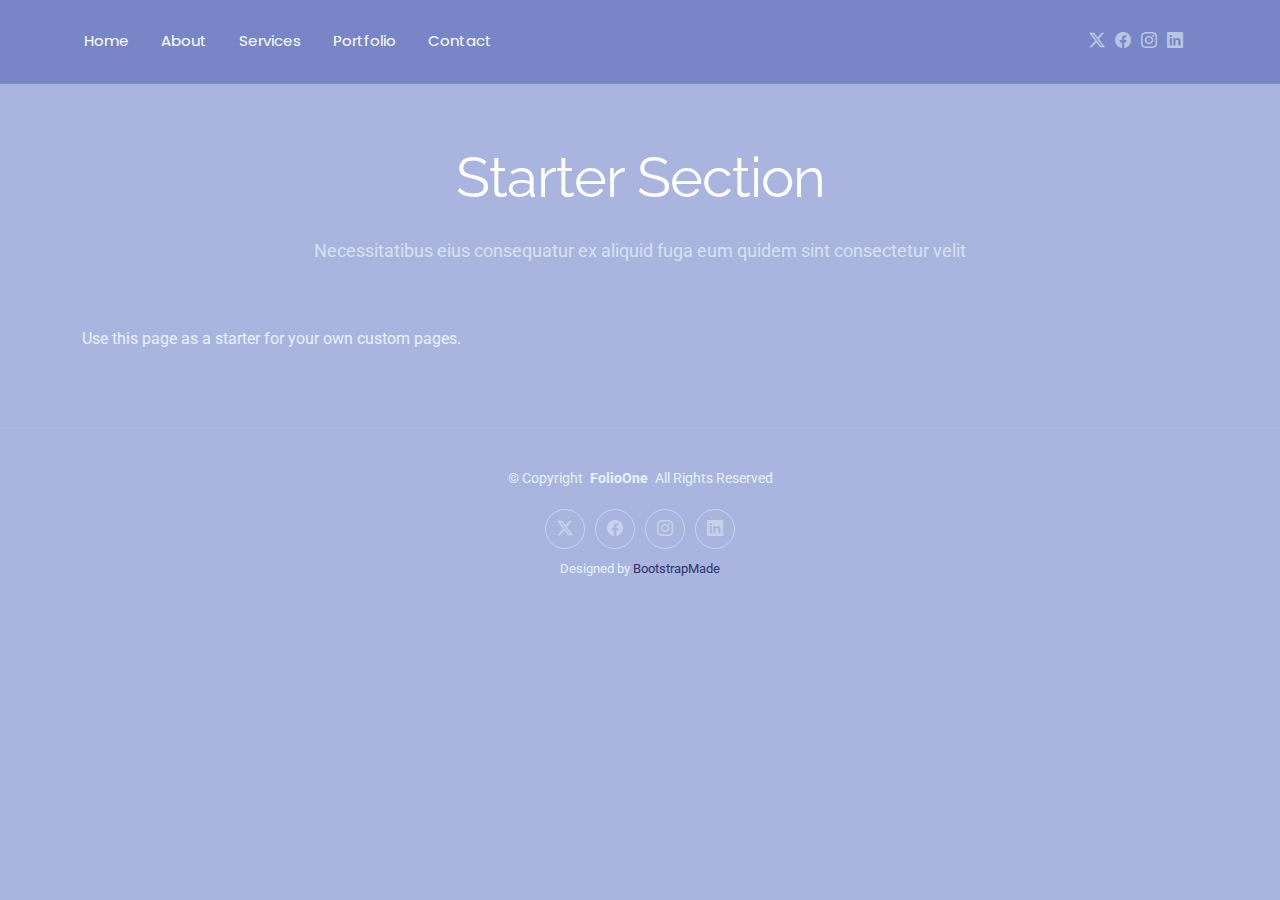
<file: starter-page.html>
<!DOCTYPE html>
<html lang="en">

<head>
  <meta charset="utf-8">
  <meta content="width=device-width, initial-scale=1.0" name="viewport">
  <title>Starter Page - Agniya</title>
  <meta name="description" content="">
  <meta name="keywords" content="">

  <!-- Favicons -->
   <link href="img/profile/profile-square-11.jpg" rel="icon">
  <link href="img/apple-touch-icon.png" rel="apple-touch-icon">

  <!-- Fonts -->
  <link href="https://fonts.googleapis.com" rel="preconnect">
  <link href="https://fonts.gstatic.com" rel="preconnect" crossorigin>
  <link href="https://fonts.googleapis.com/css2?family=Roboto:ital,wght@0,100;0,300;0,400;0,500;0,700;0,900;1,100;1,300;1,400;1,500;1,700;1,900&family=Poppins:ital,wght@0,100;0,200;0,300;0,400;0,500;0,600;0,700;0,800;0,900;1,100;1,200;1,300;1,400;1,500;1,600;1,700;1,800;1,900&family=Raleway:ital,wght@0,100;0,200;0,300;0,400;0,500;0,600;0,700;0,800;0,900;1,100;1,200;1,300;1,400;1,500;1,600;1,700;1,800;1,900&display=swap" rel="stylesheet">

  <!-- Vendor CSS Files -->
  <link href="vendor/bootstrap/css/bootstrap.min.css" rel="stylesheet">
  <link href="vendor/bootstrap-icons/bootstrap-icons.css" rel="stylesheet">
  <link href="vendor/aos/aos.css" rel="stylesheet">
  <link href="vendor/swiper/swiper-bundle.min.css" rel="stylesheet">
  <link href="vendor/glightbox/css/glightbox.min.css" rel="stylesheet">

  <!-- Main CSS File -->
  <link href="css/main.css" rel="stylesheet">

  <!-- =======================================================
  * Template Name: FolioOne
  * Template URL: https://bootstrapmade.com/folioone-bootstrap-portfolio-website-template/
  * Updated: Aug 23 2025 with Bootstrap v5.3.7
  * Author: BootstrapMade.com
  * License: https://bootstrapmade.com/license/
  ======================================================== -->
</head>

<body class="starter-page-page">

  <header id="header" class="header d-flex align-items-center light-background sticky-top">
    <div class="container position-relative d-flex align-items-center justify-content-between">

      <!-- <a href="index.html" class="logo d-flex align-items-center me-auto me-xl-0">
      <img src="img/logo.webp" alt="">
      <h1 class="sitename">FolioOne</h1> 
    </a> -->

      <nav id="navmenu" class="navmenu">
        <ul>
          <li><a href="index.html">Home</a></li>
          <li><a href="about.html">About</a></li>
          <!-- <li><a href="resume.html">Resume</a></li> -->
          <li><a href="services.html">Services</a></li>
          <li><a href="portfolio.html">Portfolio</a></li>
          <li><a href="contact.html">Contact</a></li>
        </ul>
        <i class="mobile-nav-toggle d-xl-none bi bi-list"></i>
      </nav>

      <div class="header-social-links">
        <a href="#" class="twitter"><i class="bi bi-twitter-x"></i></a>
        <a href="#" class="facebook"><i class="bi bi-facebook"></i></a>
        <a href="#" class="instagram"><i class="bi bi-instagram"></i></a>
        <a href="#" class="linkedin"><i class="bi bi-linkedin"></i></a>
      </div>

    </div>
  </header>

  <main class="main">

    <!-- Starter Section Section -->
    <section id="starter-section" class="starter-section section">

      <!-- Section Title -->
      <div class="container section-title" data-aos="fade-up">
        <h2>Starter Section</h2>
        <p>Necessitatibus eius consequatur ex aliquid fuga eum quidem sint consectetur velit</p>
      </div><!-- End Section Title -->

      <div class="container" data-aos="fade-up">
        <p>Use this page as a starter for your own custom pages.</p>
      </div>

    </section><!-- /Starter Section Section -->

  </main>

  <footer id="footer" class="footer">

    <div class="container">
      <div class="copyright text-center ">
        <p>© <span>Copyright</span> <strong class="px-1 sitename">FolioOne</strong> <span>All Rights Reserved<br></span></p>
      </div>
      <div class="social-links d-flex justify-content-center">
        <a href=""><i class="bi bi-twitter-x"></i></a>
        <a href=""><i class="bi bi-facebook"></i></a>
        <a href=""><i class="bi bi-instagram"></i></a>
        <a href=""><i class="bi bi-linkedin"></i></a>
      </div>
      <div class="credits">
        <!-- All the links in the footer should remain intact. -->
        <!-- You can delete the links only if you've purchased the pro version. -->
        <!-- Licensing information: https://bootstrapmade.com/license/ -->
        <!-- Purchase the pro version with working PHP/AJAX contact form: [buy-url] -->
        Designed by <a href="https://bootstrapmade.com/">BootstrapMade</a>
      </div>
    </div>

  </footer>

  <!-- Scroll Top -->
  <a href="#" id="scroll-top" class="scroll-top d-flex align-items-center justify-content-center"><i class="bi bi-arrow-up-short"></i></a>

  <!-- Preloader -->
  <div id="preloader"></div>

  <!-- Vendor JS Files -->
  <script src="vendor/bootstrap/js/bootstrap.bundle.min.js"></script>
  <script src="vendor/php-email-form/validate.js"></script>
  <script src="vendor/aos/aos.js"></script>
  <script src="vendor/typed.js/typed.umd.js"></script>
  <script src="vendor/waypoints/noframework.waypoints.js"></script>
  <script src="vendor/purecounter/purecounter_vanilla.js"></script>
  <script src="vendor/swiper/swiper-bundle.min.js"></script>
  <script src="vendor/imagesloaded/imagesloaded.pkgd.min.js"></script>
  <script src="vendor/isotope-layout/isotope.pkgd.min.js"></script>
  <script src="vendor/glightbox/js/glightbox.min.js"></script>

  <!-- Main JS File -->
  <script src="js/main.js"></script>

</body>

</html>
</file>
<file: css/main.css>
/**
* Template Name: FolioOne
* Template URL: https://bootstrapmade.com/folioone-bootstrap-portfolio-website-template/
* Updated: Aug 23 2025 with Bootstrap v5.3.7
* Author: BootstrapMade.com
* License: https://bootstrapmade.com/license/
*/

/*--------------------------------------------------------------
# Font & Color Variables
# Help: https://bootstrapmade.com/color-system/
--------------------------------------------------------------*/
/* Fonts */
:root {
  --default-font: "Roboto",  system-ui, -apple-system, "Segoe UI", Roboto, "Helvetica Neue", Arial, "Noto Sans", "Liberation Sans", sans-serif, "Apple Color Emoji", "Segoe UI Emoji", "Segoe UI Symbol", "Noto Color Emoji";
  --heading-font: "Raleway",  sans-serif;
  --nav-font: "Poppins",  sans-serif;
}

/* Global Colors - The following color variables are used throughout the website. Updating them here will change the color scheme of the entire website */
:root { 
  --background-color: #A9B5DF; /* Background color for the entire website, including individual sections */
  --default-color: #e7f2f7; /* Default color used for the majority of the text content across the entire website */
  --heading-color: #ffffff; /* Color for headings, subheadings and title throughout the website */
  --accent-color: #2D336B; /* Accent color that represents your brand on the website. It's used for buttons, links, and other elements that need to stand out */
  --surface-color: #7886C7; /* The surface color is used as a background of boxed elements within sections, such as cards, icon boxes, or other elements that require a visual separation from the global background. */
  --contrast-color: #ffffff; /* Contrast color for text, ensuring readability against backgrounds of accent, heading, or default colors. */
}

/* Nav Menu Colors - The following color variables are used specifically for the navigation menu. They are separate from the global colors to allow for more customization options */
:root {
  --nav-color: #ffffff;  /* The default color of the main navmenu links */
  --nav-hover-color: #3B38A0; /* Applied to main navmenu links when they are hovered over or active */
  --nav-mobile-background-color: #2D336B; /* Used as the background color for mobile navigation menu */
  --nav-dropdown-background-color: #051117; /* Used as the background color for dropdown items that appear when hovering over primary navigation items */
  --nav-dropdown-color: #e7f2f7; /* Used for navigation links of the dropdown items in the navigation menu. */
  --nav-dropdown-hover-color: #1387c1; /* Similar to --nav-hover-color, this color is applied to dropdown navigation links when they are hovered over. */
}

/* Color Presets - These classes override global colors when applied to any section or element, providing reuse of the sam color scheme. */

.light-background {
  --background-color: #91ADC8;
  --surface-color: #325264;
}

.dark-background {
  --background-color: #2D336B;
  --default-color: #ffffff;
  --heading-color: #ffffff;
  --surface-color: #252525;
  --contrast-color: #ffffff;
}

/* Smooth scroll */
:root {
  scroll-behavior: smooth;
}

/*--------------------------------------------------------------
# General Styling & Shared Classes
--------------------------------------------------------------*/
body {
  color: var(--default-color);
  background-color: var(--background-color);
  font-family: var(--default-font);
}

a {
  color: var(--accent-color);
  text-decoration: none;
  transition: 0.3s;
}

a:hover {
  color: color-mix(in srgb, var(--accent-color), transparent 25%);
  text-decoration: none;
}

h1,
h2,
h3,
h4,
h5,
h6 {
  color: var(--heading-color);
  font-family: var(--heading-font);
}

/* PHP Email Form Messages
------------------------------*/
.php-email-form .error-message {
  display: none;
  background: #df1529;
  color: #ffffff;
  text-align: left;
  padding: 15px;
  margin-bottom: 24px;
  font-weight: 600;
}

.php-email-form .sent-message {
  display: none;
  color: #ffffff;
  background: #059652;
  text-align: center;
  padding: 15px;
  margin-bottom: 24px;
  font-weight: 600;
}

.php-email-form .loading {
  display: none;
  background: var(--surface-color);
  text-align: center;
  padding: 15px;
  margin-bottom: 24px;
}

.php-email-form .loading:before {
  content: "";
  display: inline-block;
  border-radius: 50%;
  width: 24px;
  height: 24px;
  margin: 0 10px -6px 0;
  border: 3px solid var(--accent-color);
  border-top-color: var(--surface-color);
  animation: php-email-form-loading 1s linear infinite;
}

@keyframes php-email-form-loading {
  0% {
    transform: rotate(0deg);
  }

  100% {
    transform: rotate(360deg);
  }
}

/*--------------------------------------------------------------
# Global Header
--------------------------------------------------------------*/
.header {
  --background-color: rgb(120, 134, 199);
  color: var(--default-color);
  background-color: var(--background-color);
  padding: 15px 0;
  transition: all 0.5s;
  z-index: 997;
  border-bottom: 1px solid color-mix(in srgb, var(--default-color), transparent 92%);
}

.header .logo {
  line-height: 1;
}

.header .logo img {
  max-height: 36px;
  margin-right: 8px;
}

.header .logo h1 {
  font-size: 32px;
  margin: 0;
  font-weight: 400;
  color: var(--heading-color);
}

.header .header-social-links {
  padding-right: 15px;
}

.header .header-social-links a {
  color: color-mix(in srgb, var(--default-color), transparent 40%);
  padding-left: 6px;
  display: inline-block;
  transition: 0.3s;
  font-size: 16px;
}

.header .header-social-links a:hover {
  color: var(--default-color);
}

.header .header-social-links a i {
  line-height: 0px;
}

@media (max-width: 1200px) {
  .header .logo {
    order: 1;
  }

  .header .header-social-links {
    order: 2;
  }

  .header .navmenu {
    order: 3;
  }
}

/* Global Header on Scroll
------------------------------*/
.scrolled .header {
  --background-color: rgb(120, 134, 199);
}

/*--------------------------------------------------------------
# Navigation Menu
--------------------------------------------------------------*/
/* Desktop Navigation */
@media (min-width: 1200px) {
  .navmenu {
    padding: 0;
  }

  .navmenu ul {
    margin: 0;
    padding: 0;
    display: flex;
    list-style: none;
    align-items: center;
  }

  .navmenu li {
    position: relative;
  }

  .navmenu>ul>li {
    white-space: nowrap;
    padding: 15px 28px 15px 0;
  }

  .navmenu>ul>li:last-child {
    padding-right: 0;
  }

  .navmenu a,
  .navmenu a:focus {
    color: var(--nav-color);
    font-size: 15px;
    padding: 0 2px;
    font-family: var(--nav-font);
    font-weight: 400;
    display: flex;
    align-items: center;
    justify-content: space-between;
    white-space: nowrap;
    transition: 0.3s;
    position: relative;
  }

  .navmenu a i,
  .navmenu a:focus i {
    font-size: 12px;
    line-height: 0;
    margin-left: 5px;
    transition: 0.3s;
  }

  .navmenu>ul>li>a:before {
    content: "";
    position: absolute;
    height: 2px;
    bottom: -6px;
    left: 0;
    background-color: var(--nav-hover-color);
    visibility: hidden;
    width: 0px;
    transition: all 0.3s ease-in-out 0s;
  }

  .navmenu a:hover:before,
  .navmenu li:hover>a:before,
  .navmenu .active:before {
    visibility: visible;
    width: 25px;
  }

  .navmenu li:hover>a,
  .navmenu .active,
  .navmenu .active:focus {
    color: var(--nav-hover-color);
  }

  .navmenu .dropdown ul {
    margin: 0;
    padding: 10px 0;
    background: var(--nav-dropdown-background-color);
    display: block;
    position: absolute;
    visibility: hidden;
    left: -5px;
    top: 130%;
    opacity: 0;
    transition: 0.3s;
    border-radius: 4px;
    z-index: 99;
    box-shadow: 0px 0px 30px rgba(0, 0, 0, 0.1);
  }

  .navmenu .dropdown ul li {
    min-width: 200px;
  }

  .navmenu .dropdown ul a {
    padding: 10px 20px;
    font-size: 15px;
    text-transform: none;
    color: var(--nav-dropdown-color);
  }

  .navmenu .dropdown ul a i {
    font-size: 12px;
  }

  .navmenu .dropdown ul a:hover,
  .navmenu .dropdown ul .active:hover,
  .navmenu .dropdown ul li:hover>a {
    color: var(--nav-dropdown-hover-color);
  }

  .navmenu .dropdown:hover>ul {
    opacity: 1;
    top: 100%;
    visibility: visible;
  }

  .navmenu .dropdown .dropdown ul {
    top: 0;
    left: -90%;
    visibility: hidden;
  }

  .navmenu .dropdown .dropdown:hover>ul {
    opacity: 1;
    top: 0;
    left: -100%;
    visibility: visible;
  }
}

/* Mobile Navigation */
@media (max-width: 1199px) {
  .mobile-nav-toggle {
    color: var(--nav-color);
    font-size: 28px;
    line-height: 0;
    margin-right: 10px;
    cursor: pointer;
    transition: color 0.3s;
  }

  .navmenu {
    padding: 0;
    z-index: 9997;
  }

  .navmenu ul {
    display: none;
    list-style: none;
    position: absolute;
    inset: 60px 20px 20px 20px;
    padding: 10px 0;
    margin: 0;
    border-radius: 6px;
    background-color: var(--nav-mobile-background-color);
    border: 1px solid color-mix(in srgb, var(--default-color), transparent 90%);
    box-shadow: none;
    overflow-y: auto;
    transition: 0.3s;
    z-index: 9998;
  }

  .navmenu a,
  .navmenu a:focus {
    color: var(--nav-dropdown-color);
    padding: 10px 20px;
    font-family: var(--nav-font);
    font-size: 17px;
    font-weight: 500;
    display: flex;
    align-items: center;
    justify-content: space-between;
    white-space: nowrap;
    transition: 0.3s;
  }

  .navmenu a i,
  .navmenu a:focus i {
    font-size: 12px;
    line-height: 0;
    margin-left: 5px;
    width: 30px;
    height: 30px;
    display: flex;
    align-items: center;
    justify-content: center;
    border-radius: 50%;
    transition: 0.3s;
    background-color: color-mix(in srgb, var(--accent-color), transparent 90%);
  }

  .navmenu a i:hover,
  .navmenu a:focus i:hover {
    background-color: var(--accent-color);
    color: var(--contrast-color);
  }

  .navmenu a:hover,
  .navmenu .active,
  .navmenu .active:focus {
    color: var(--nav-dropdown-hover-color);
  }

  .navmenu .active i,
  .navmenu .active:focus i {
    background-color: var(--accent-color);
    color: var(--contrast-color);
    transform: rotate(180deg);
  }

  .navmenu .dropdown ul {
    position: static;
    display: none;
    z-index: 99;
    padding: 10px 0;
    margin: 10px 20px;
    background-color: var(--nav-dropdown-background-color);
    transition: all 0.5s ease-in-out;
  }

  .navmenu .dropdown ul ul {
    background-color: rgba(33, 37, 41, 0.1);
  }

  .navmenu .dropdown>.dropdown-active {
    display: block;
    background-color: rgba(33, 37, 41, 0.03);
  }

  .mobile-nav-active {
    overflow: hidden;
  }

  .mobile-nav-active .mobile-nav-toggle {
    color: #fff;
    position: absolute;
    font-size: 32px;
    top: 15px;
    right: 15px;
    margin-right: 0;
    z-index: 9999;
  }

  .mobile-nav-active .navmenu {
    position: fixed;
    overflow: hidden;
    inset: 0;
    background: rgba(33, 37, 41, 0.8);
    transition: 0.3s;
  }

  .mobile-nav-active .navmenu>ul {
    display: block;
  }
}

/*--------------------------------------------------------------
# Global Footer
--------------------------------------------------------------*/
.footer {
  color: var(--default-color);
  background-color: var(--background-color);
  font-size: 14px;
  padding: 40px 0;
  position: relative;
  border-top: 1px solid color-mix(in srgb, var(--default-color), transparent 92%);
}

.footer .copyright p {
  margin-bottom: 0;
}

.footer .social-links {
  margin-top: 20px;
}

.footer .social-links a {
  display: flex;
  align-items: center;
  justify-content: center;
  width: 40px;
  height: 40px;
  border-radius: 50%;
  border: 1px solid color-mix(in srgb, var(--default-color), transparent 50%);
  font-size: 16px;
  color: color-mix(in srgb, var(--default-color), transparent 50%);
  margin: 0 5px;
  transition: 0.3s;
}

.footer .social-links a:hover {
  color: var(--accent-color);
  border-color: var(--accent-color);
}

.footer .credits {
  margin-top: 10px;
  font-size: 13px;
  text-align: center;
}

/*--------------------------------------------------------------
# Preloader
--------------------------------------------------------------*/
#preloader {
  position: fixed;
  inset: 0;
  z-index: 9999;
  overflow: hidden;
  background-color: var(--background-color);
  transition: all 0.6s ease-out;
  width: 100%;
  height: 100vh;
}

#preloader:before,
#preloader:after {
  content: "";
  position: absolute;
  border: 4px solid var(--accent-color);
  border-radius: 50%;
  animation: animate-preloader 2s cubic-bezier(0, 0.2, 0.8, 1) infinite;
}

#preloader:after {
  animation-delay: -0.5s;
}

@keyframes animate-preloader {
  0% {
    width: 10px;
    height: 10px;
    top: calc(50% - 5px);
    left: calc(50% - 5px);
    opacity: 1;
  }

  100% {
    width: 72px;
    height: 72px;
    top: calc(50% - 36px);
    left: calc(50% - 36px);
    opacity: 0;
  }
}

/*--------------------------------------------------------------
# Scroll Top Button
--------------------------------------------------------------*/
.scroll-top {
  position: fixed;
  visibility: hidden;
  opacity: 0;
  right: 15px;
  bottom: -15px;
  z-index: 99999;
  background-color: var(--accent-color);
  width: 44px;
  height: 44px;
  border-radius: 50px;
  transition: all 0.4s;
}

.scroll-top i {
  font-size: 24px;
  color: var(--contrast-color);
  line-height: 0;
}

.scroll-top:hover {
  background-color: color-mix(in srgb, var(--accent-color), transparent 20%);
  color: var(--contrast-color);
}

.scroll-top.active {
  visibility: visible;
  opacity: 1;
  bottom: 15px;
}

/*--------------------------------------------------------------
# Disable aos animation delay on mobile devices
--------------------------------------------------------------*/
@media screen and (max-width: 768px) {
  [data-aos-delay] {
    transition-delay: 0 !important;
  }
}

/*--------------------------------------------------------------
# Global Page Titles & Breadcrumbs
--------------------------------------------------------------*/
.page-title {
  color: var(--default-color);
  background-color: var(--background-color);
  position: relative;
}

.page-title .heading {
  padding: 80px 0;
  border-top: 1px solid color-mix(in srgb, var(--default-color), transparent 90%);
}

.page-title .heading h1 {
  font-size: 38px;
  font-weight: 700;
}

.page-title nav {
  background-color: color-mix(in srgb, var(--default-color), transparent 96%);
  padding: 20px 0;
}

.page-title nav ol {
  display: flex;
  flex-wrap: wrap;
  list-style: none;
  padding: 0;
  margin: 0;
  font-size: 16px;
  font-weight: 400;
}

.page-title nav ol li+li {
  padding-left: 10px;
}

.page-title nav ol li+li::before {
  content: "/";
  display: inline-block;
  padding-right: 10px;
  color: color-mix(in srgb, var(--default-color), transparent 70%);
}

/*--------------------------------------------------------------
# Global Sections
--------------------------------------------------------------*/
section,
.section {
  color: var(--default-color);
  background-color: var(--background-color);
  padding: 60px 0;
  scroll-margin-top: 100px;
  overflow: clip;
}

@media (max-width: 1199px) {

  section,
  .section {
    scroll-margin-top: 66px;
  }
}

/*--------------------------------------------------------------
# Global Section Titles
--------------------------------------------------------------*/
.section-title {
  text-align: center;
  padding-bottom: 60px;
  position: relative;
}

.section-title h2 {
  font-size: 3.5rem;
  font-weight: 400;
  line-height: 1.2;
  color: var(--heading-color);
  margin-bottom: 1.5rem;
  letter-spacing: -1px;
}

@media (max-width: 768px) {
  .section-title h2 {
    font-size: 2.5rem;
  }
}

.section-title p {
  font-size: 1.125rem;
  line-height: 1.8;
  color: color-mix(in srgb, var(--default-color), transparent 25%);
  max-width: 900px;
  margin: 0 auto;
  text-wrap: balance;
}

/*--------------------------------------------------------------
# Hero Section
--------------------------------------------------------------*/
.hero {
  padding: 80px 0;
  min-height: 100vh;
  display: flex;
  align-items: center;
}

.hero .hero-content h1 {
  font-size: 3.5rem;
  font-weight: 700;
  margin-bottom: 1rem;
  line-height: 1.2;
}

.hero .hero-content h1 .highlight {
  color: var(--accent-color);
  position: relative;
}

.hero .hero-content h1 .highlight::after {
  content: "";
  position: absolute;
  bottom: 0;
  left: 0;
  width: 100%;
  height: 3px;
  background: linear-gradient(90deg, var(--accent-color), color-mix(in srgb, var(--accent-color), transparent 50%));
  border-radius: 2px;
}

@media (max-width: 768px) {
  .hero .hero-content h1 {
    font-size: 2.5rem;
  }
}

.hero .hero-content h2 {
  font-size: 1.5rem;
  font-weight: 400;
  margin-bottom: 2rem;
  color: color-mix(in srgb, var(--default-color), transparent 20%);
}

.hero .hero-content h2 .typed {
  color: var(--accent-color);
  font-weight: 600;
}

@media (max-width: 768px) {
  .hero .hero-content h2 {
    font-size: 1.25rem;
  }
}

.hero .hero-content p {
  font-size: 1.1rem;
  line-height: 1.6;
  margin-bottom: 2.5rem;
  color: color-mix(in srgb, var(--default-color), transparent 30%);
}

.hero .hero-actions {
  display: flex;
  gap: 1rem;
  margin-bottom: 3rem;
}

.hero .hero-actions .btn {
  padding: 12px 30px;
  border-radius: 50px;
  font-weight: 600;
  text-decoration: none;
  transition: all 0.3s ease;
  border: 2px solid;
}

.hero .hero-actions .btn.btn-primary {
  background: var(--accent-color);
  color: var(--contrast-color);
  border-color: var(--accent-color);
}

.hero .hero-actions .btn.btn-primary:hover {
  background: color-mix(in srgb, var(--accent-color), black 15%);
  border-color: color-mix(in srgb, var(--accent-color), black 15%);
  transform: translateY(-2px);
}

.hero .hero-actions .btn.btn-outline {
  background: transparent;
  color: var(--accent-color);
  border-color: var(--accent-color);
}

.hero .hero-actions .btn.btn-outline:hover {
  transform: translateY(-2px);
}

@media (max-width: 576px) {
  .hero .hero-actions {
    flex-direction: column;
  }

  .hero .hero-actions .btn {
    text-align: center;
  }
}

.hero .social-links {
  display: flex;
  gap: 1rem;
}

.hero .social-links a {
  width: 45px;
  height: 45px;
  background: var(--surface-color);
  border-radius: 50%;
  display: flex;
  align-items: center;
  justify-content: center;
  color: var(--default-color);
  font-size: 1.2rem;
  transition: all 0.3s ease;
}

.hero .social-links a:hover {
  background: var(--accent-color);
  color: var(--contrast-color);
  transform: translateY(-3px);
  box-shadow: 0 8px 25px color-mix(in srgb, var(--accent-color), transparent 70%);
}

.hero .hero-image {
  position: relative;
}

.hero .hero-image .image-wrapper {
  position: relative;
  max-width: 450px;
  margin: 0 auto;
}

.hero .hero-image .image-wrapper img {
  border-radius: 20px;
  box-shadow: 0 5px 15px color-mix(in srgb, var(--default-color), transparent 95%);
  transition: transform 0.3s ease;
}

.hero .hero-image .image-wrapper img:hover {
  transform: scale(1.02);
}

.hero .hero-image .floating-elements {
  position: absolute;
  top: 0;
  left: 0;
  right: 0;
  bottom: 0;
  pointer-events: none;
}

.hero .hero-image .floating-elements .floating-card {
  position: absolute;
  background: var(--surface-color);
  padding: 15px 20px;
  border-radius: 15px;
  box-shadow: 0 10px 30px color-mix(in srgb, var(--default-color), transparent 90%);
  display: flex;
  align-items: center;
  gap: 10px;
  font-weight: 600;
  animation: float 3s ease-in-out infinite;
}

.hero .hero-image .floating-elements .floating-card i {
  font-size: 1.5rem;
  color: var(--accent-color);
}

.hero .hero-image .floating-elements .floating-card.design {
  top: 10%;
  right: -10%;
  animation-delay: 0s;
}

.hero .hero-image .floating-elements .floating-card.code {
  bottom: 30%;
  left: -15%;
  animation-delay: 1s;
}

.hero .hero-image .floating-elements .floating-card.creativity {
  top: 60%;
  right: -5%;
  animation-delay: 2s;
}

@media (max-width: 992px) {
  .hero .hero-image .floating-elements .floating-card {
    display: none;
  }
}

@keyframes float {

  0%,
  100% {
    transform: translateY(0px);
  }

  50% {
    transform: translateY(-10px);
  }
}

@media (max-width: 992px) {
  .hero .hero-content {
    text-align: center;
    margin-bottom: 3rem;
  }
}

/*--------------------------------------------------------------
# About Section
--------------------------------------------------------------*/
.about .intro-content .eyebrow {
  display: inline-block;
  letter-spacing: 0.12em;
  text-transform: uppercase;
  font-size: 12px;
  color: color-mix(in srgb, var(--default-color), transparent 40%);
  margin-bottom: 16px;
}

.about .intro-content .headline {
  font-family: var(--heading-font);
  font-weight: 300;
  line-height: 1.2;
  font-size: clamp(28px, 4vw, 44px);
  margin: 0 0 24px 0;
}

.about .intro-content .lead {
  font-size: 18px;
  line-height: 1.8;
  color: color-mix(in srgb, var(--default-color), transparent 10%);
  margin-bottom: 24px;
}

.about .intro-content p {
  line-height: 1.8;
  margin-bottom: 24px;
  color: color-mix(in srgb, var(--default-color), transparent 5%);
}

.about .intro-content .cta-group {
  display: flex;
  gap: 24px;
  align-items: center;
  margin-top: 24px;
}

.about .intro-content .cta-group .btn-ghost {
  display: inline-flex;
  align-items: center;
  gap: 8px;
  padding: 12px 18px;
  border-radius: 6px;
  color: var(--accent-color);
  background: color-mix(in srgb, var(--accent-color), transparent 92%);
  border: 1px solid color-mix(in srgb, var(--accent-color), transparent 70%);
  transition: 0.3s ease-in-out;
}

.about .intro-content .cta-group .btn-ghost:hover,
.about .intro-content .cta-group .btn-ghost:focus {
  color: var(--contrast-color);
  background: var(--accent-color);
  border-color: var(--accent-color);
  outline: none;
  box-shadow: 0 0 0 3px color-mix(in srgb, var(--accent-color), transparent 70%);
}

.about .intro-content .cta-group .link-underline {
  display: inline-flex;
  align-items: center;
  gap: 8px;
  position: relative;
  color: var(--accent-color);
  padding-bottom: 4px;
  transition: 0.3s ease-in-out;
}

.about .intro-content .cta-group .link-underline::after {
  content: "";
  position: absolute;
  left: 0;
  right: 0;
  bottom: 0;
  height: 1px;
  background: color-mix(in srgb, var(--accent-color), transparent 40%);
  transform: scaleX(0.4);
  transform-origin: left;
  transition: 0.3s ease-in-out;
}

.about .intro-content .cta-group .link-underline:hover,
.about .intro-content .cta-group .link-underline:focus {
  color: color-mix(in srgb, var(--accent-color), transparent 10%);
  outline: none;
}

.about .intro-content .cta-group .link-underline:hover::after,
.about .intro-content .cta-group .link-underline:focus::after {
  transform: scaleX(1);
}

.about .profile-figure {
  margin: 0;
}

.about .profile-figure .profile-photo {
  width: 88%;
  max-width: 440px;
  border-radius: 18px;
  box-shadow: 0 10px 30px color-mix(in srgb, var(--default-color), transparent 92%);
  transform: translateY(0);
  transition: transform 0.3s ease-in-out;
}

.about .profile-figure .profile-caption {
  margin-top: 24px;
  display: flex;
  align-items: center;
  justify-content: center;
}

.about .profile-figure .profile-caption .meta {
  font-size: 14px;
  color: color-mix(in srgb, var(--default-color), transparent 20%);
}

.about .profile-figure .profile-caption .meta .funfact {
  font-size: 13px;
  margin-top: 4px;
  color: color-mix(in srgb, var(--default-color), transparent 35%);
}

.about .profile-figure:hover .profile-photo {
  transform: translateY(-4px);
}

.about .skill-item {
  padding: 24px;
  border-radius: 6px;
  transition: 0.3s ease-in-out;
  background: color-mix(in srgb, var(--surface-color), var(--accent-color) 2%);
  border: 1px solid color-mix(in srgb, var(--default-color), transparent 88%);
  height: 100%;
}

.about .skill-item i {
  font-size: 24px;
  color: var(--accent-color);
  margin-bottom: 16px;
  display: inline-block;
}

.about .skill-item h3 {
  font-size: 16px;
  margin-bottom: 6px;
  font-weight: 500;
}

.about .skill-item p {
  margin: 0;
  font-size: 14px;
  color: color-mix(in srgb, var(--default-color), transparent 25%);
}

.about .skill-item:hover {
  transform: translateY(-3px);
  border-color: color-mix(in srgb, var(--accent-color), transparent 60%);
  box-shadow: 0 10px 30px color-mix(in srgb, var(--default-color), transparent 92%);
}

.about .timeline-item {
  position: relative;
  padding-left: 26px;
}

.about .timeline-item time {
  display: inline-block;
  font-size: 12px;
  letter-spacing: 0.08em;
  text-transform: uppercase;
  color: color-mix(in srgb, var(--default-color), transparent 45%);
  margin-bottom: 6px;
}

.about .timeline-item h4 {
  font-size: 18px;
  font-weight: 400;
  margin: 0 0 6px;
}

.about .timeline-item p {
  font-size: 14px;
  color: color-mix(in srgb, var(--default-color), transparent 25%);
  margin: 0;
}

.about .timeline-item .dot {
  position: absolute;
  left: 0;
  top: 4px;
  width: 10px;
  height: 10px;
  border-radius: 50%;
  background: var(--accent-color);
  box-shadow: 0 0 0 6px color-mix(in srgb, var(--accent-color), transparent 80%);
}

.about .personal-quote {
  padding: 24px 0;
}

.about .personal-quote p {
  font-family: var(--heading-font);
  font-weight: 300;
  font-size: clamp(20px, 3vw, 28px);
  line-height: 1.5;
  color: color-mix(in srgb, var(--default-color), transparent 5%);
  margin: 0 auto;
  max-width: 800px;
}

.about .fact-pill {
  display: flex;
  align-items: center;
  justify-content: center;
  gap: 10px;
  padding: 10px 14px;
  border-radius: 999px;
  border: 1px solid color-mix(in srgb, var(--default-color), transparent 85%);
  background: var(--surface-color);
  color: color-mix(in srgb, var(--default-color), transparent 10%);
  transition: 0.3s ease-in-out;
}

.about .fact-pill i {
  color: var(--accent-color);
}

.about .fact-pill span {
  font-size: 14px;
}

.about .fact-pill:hover {
  transform: translateY(-2px);
  border-color: color-mix(in srgb, var(--accent-color), transparent 60%);
  box-shadow: 0 10px 30px color-mix(in srgb, var(--default-color), transparent 92%);
}

.about .fact-pill:focus-within {
  box-shadow: 0 0 0 3px color-mix(in srgb, var(--accent-color), transparent 70%);
}

@media (max-width: 992px) {
  .about .profile-figure {
    text-align: center !important;
  }

  .about .profile-figure .profile-photo {
    width: 72%;
  }

  .about .intro-content .cta-group {
    flex-wrap: wrap;
  }
}

@media (max-width: 576px) {
  .about .profile-figure .profile-photo {
    width: 100%;
  }
}

/*--------------------------------------------------------------
# Skills Section
--------------------------------------------------------------*/
.skills .skill-box {
  background-color: var(--surface-color);
  padding: 2rem;
  border-radius: 8px;
  box-shadow: 0 0 20px rgba(0, 0, 0, 0.05);
}

.skills .skill-box h3 {
  font-size: 1.2rem;
  margin-bottom: 1rem;
  font-weight: 600;
}

.skills .skill-box p {
  font-size: 0.9rem;
  margin-bottom: 0.8rem;
  opacity: 0.6;
}

.skills .skill-box .progress {
  background-color: color-mix(in srgb, var(--accent-color), transparent 85%);
  border-radius: 50px;
  height: 8px;
  margin-top: 5px;
  overflow: hidden;
}

.skills .skill-box .progress .progress-bar {
  background-color: var(--accent-color);
  height: 100%;
  position: relative;
  border-radius: 50px;
  transition: 0.9s;
  width: 1px;
}

/*--------------------------------------------------------------
# Stats Section
--------------------------------------------------------------*/
.stats .avatars {
  position: relative;
}

.stats .avatars img {
  width: 60px;
  height: 60px;
  border: 3px solid var(--accent-color);
  margin-right: -15px;
  transition: transform 0.3s ease;
}

.stats .avatars img:hover {
  transform: translateY(-5px);
  z-index: 2;
}

.stats .counters h2 {
  color: var(--heading-color);
  font-size: 48px;
  font-weight: 700;
  margin-bottom: 10px;
}

.stats .counters h2 span {
  display: inline-block;
}

.stats .counters p {
  color: var(--default-color);
  font-size: 18px;
  margin: 0;
  opacity: 0.9;
}

@media (max-width: 991px) {
  .stats .row {
    text-align: center;
  }

  .stats .avatars {
    justify-content: center;
    margin-bottom: 40px;
  }

  .stats .counters h2 {
    font-size: 36px;
  }

  .stats .counters p {
    font-size: 16px;
  }

  .stats .counters .col-md-4 {
    margin-bottom: 30px;
  }

  .stats .counters .col-md-4:last-child {
    margin-bottom: 0;
  }
}

@media (max-width: 576px) {
  .stats {
    padding: 60px 0;
  }

  .stats .avatars {
    flex-wrap: wrap;
    justify-content: center;
  }

  .stats .avatars img {
    margin: 0 -8px;
  }
}

/*--------------------------------------------------------------
# Testimonials Section
--------------------------------------------------------------*/
.testimonials .testimonials-carousel,
.testimonials .testimonials-slider {
  overflow: hidden;
}

.testimonials .testimonial-item .testimonial-content {
  border-left: 3px solid var(--accent-color);
  padding-left: 30px;
}

.testimonials .testimonial-item .testimonial-img {
  border-radius: 50%;
  border: 4px solid var(--background-color);
  margin: 0 auto;
}

.testimonials .testimonial-item h3 {
  font-size: 20px;
  font-weight: bold;
  margin: 10px 0 5px 0;
}

.testimonials .testimonial-item h4 {
  font-size: 14px;
  color: color-mix(in srgb, var(--default-color), transparent 40%);
  margin: 0 0 10px 0;
}

.testimonials .testimonial-item .stars i {
  color: #ffc107;
  margin: 0 1px;
}

.testimonials .testimonial-item .quote-icon-left,
.testimonials .testimonial-item .quote-icon-right {
  color: color-mix(in srgb, var(--accent-color), transparent 50%);
  font-size: 26px;
  line-height: 0;
}

.testimonials .testimonial-item .quote-icon-left {
  display: inline-block;
  left: -5px;
  position: relative;
}

.testimonials .testimonial-item .quote-icon-right {
  display: inline-block;
  right: -5px;
  position: relative;
  top: 10px;
  transform: scale(-1, -1);
}

.testimonials .testimonial-item p {
  font-style: italic;
}

.testimonials .swiper-wrapper {
  height: auto;
}

.testimonials .swiper-pagination {
  margin-top: 30px;
  position: relative;
}

.testimonials .swiper-pagination .swiper-pagination-bullet {
  width: 12px;
  height: 12px;
  background-color: color-mix(in srgb, var(--default-color), transparent 85%);
  opacity: 1;
}

.testimonials .swiper-pagination .swiper-pagination-bullet-active {
  background-color: var(--accent-color);
}

/*--------------------------------------------------------------
# Resume Section
--------------------------------------------------------------*/
.resume .resume-item {
  margin-bottom: 3rem;
}

.resume .resume-item .resume-title {
  font-size: 1.75rem;
  font-weight: 700;
  margin-bottom: 1.5rem;
  padding-bottom: 1.5rem;
  position: relative;
  color: var(--heading-color);
}

.resume .resume-item .resume-title::after {
  content: "";
  position: absolute;
  display: block;
  width: 50px;
  height: 3px;
  background: var(--accent-color);
  bottom: 0;
  left: 0;
}

.resume .resume-item .resume-content {
  padding-left: 1.25rem;
  border-left: 2px solid color-mix(in srgb, var(--accent-color), transparent 85%);
}

.resume .resume-item article {
  position: relative;
  margin-bottom: 2.5rem;
}

.resume .resume-item article::before {
  content: "";
  position: absolute;
  width: 16px;
  height: 16px;
  border-radius: 50%;
  left: -1.8rem;
  top: 0.25rem;
  background: var(--background-color);
  border: 2px solid var(--accent-color);
}

.resume .resume-item article h4 {
  font-size: 1.25rem;
  font-weight: 600;
  margin-bottom: 0.5rem;
  color: var(--heading-color);
}

.resume .resume-item article h5 {
  font-size: 1rem;
  background: color-mix(in srgb, var(--accent-color), transparent 92%);
  padding: 0.375rem 0.75rem;
  display: inline-block;
  font-weight: 600;
  margin: 0.5rem 0;
  color: var(--accent-color);
  border-radius: 4px;
}

.resume .resume-item article .institution,
.resume .resume-item article .company {
  font-size: 1rem;
  margin-bottom: 1rem;
  color: color-mix(in srgb, var(--default-color), transparent 25%);
}

.resume .resume-item article p {
  margin-bottom: 1rem;
}

.resume .resume-item article ul {
  padding-left: 1.25rem;
  margin-bottom: 0;
}

.resume .resume-item article ul li {
  padding-bottom: 0.75rem;
  position: relative;
}

.resume .resume-item article ul li:last-child {
  padding-bottom: 0;
}

.resume .skill-item {
  margin-bottom: 2rem;
}

.resume .skill-item h4 {
  font-size: 1rem;
  font-weight: 600;
  margin-bottom: 0.75rem;
  color: var(--heading-color);
}

.resume .skill-item .progress {
  height: 0.75rem;
  background-color: color-mix(in srgb, var(--accent-color), transparent 92%);
  border-radius: 1rem;
  overflow: visible;
}

.resume .skill-item .progress .progress-bar {
  background-color: var(--accent-color);
  position: relative;
  border-radius: 1rem;
  width: 0;
  transition: width 1s ease;
}

.resume .skill-item .progress .progress-bar::after {
  content: attr(aria-valuenow) "%";
  position: absolute;
  right: 0;
  top: -1.75rem;
  font-size: 0.875rem;
  font-weight: 600;
  color: var(--accent-color);
}

@media (max-width: 991.98px) {
  .resume .resume-item {
    margin-bottom: 2rem;
  }
}

@media (max-width: 767.98px) {
  .resume .resume-content {
    padding-left: 1rem !important;
  }

  .resume article::before {
    left: -2rem !important;
  }
}

/*--------------------------------------------------------------
# Services Section
--------------------------------------------------------------*/
.services .service-item {
  display: flex;
  background-color: var(--surface-color);
  border-radius: 12px;
  padding: 2rem;
  height: 100%;
  position: relative;
  overflow: hidden;
  box-shadow: 0 5px 20px rgba(0, 0, 0, 0.03);
  transition: all 0.4s ease;
}
.service .btn-service{
  background-color: #2D336B; 
  border: none;
  color: white;
}

.service .btn-service:hover{
  background-color: #1c1f38;
}

.services .service-item::before {
  content: "";
  position: absolute;
  left: 0;
  top: 0;
  height: 100%;
  width: 4px;
  background-color: var(--accent-color);
  transform: scaleY(0);
  transform-origin: bottom;
  transition: transform 0.4s cubic-bezier(0.65, 0, 0.35, 1);
}

.services .service-item:hover {
  box-shadow: 0 10px 30px rgba(0, 0, 0, 0.08);
  transform: translateY(-5px);
}

.services .service-item:hover::before {
  transform: scaleY(1);
}

.services .service-item:hover .service-icon {
  background-color: var(--accent-color);
  color: var(--contrast-color);
  transform: rotateY(180deg);
}

.services .service-item:hover .service-icon i {
  transform: rotateY(180deg);
}

.services .service-item:hover .service-link i {
  transform: translateX(5px);
}

.services .service-icon {
  flex-shrink: 0;
  width: 70px;
  height: 70px;
  border-radius: 12px;
  background-color: color-mix(in srgb, var(--accent-color), transparent 90%);
  color: var(--accent-color);
  display: flex;
  align-items: center;
  justify-content: center;
  margin-right: 1.5rem;
  transition: all 0.5s ease;
}

.services .service-icon i {
  font-size: 2rem;
  transition: transform 0.5s ease;
}

.services .service-content {
  flex-grow: 1;
}

.services .service-content h3 {
  font-size: 1.4rem;
  margin-bottom: 1rem;
  font-weight: 700;
  color: var(--heading-color);
}

.services .service-content p {
  margin-bottom: 1.25rem;
  color: color-mix(in srgb, var(--default-color), transparent 20%);
}

.services .service-link {
  display: inline-flex;
  align-items: center;
  color: var(--accent-color);
  font-weight: 600;
  text-decoration: none;
  transition: color 0.3s ease;
}

.services .service-link span {
  margin-right: 0.5rem;
}

.services .service-link i {
  transition: transform 0.3s ease;
}

.services .service-link:hover {
  color: color-mix(in srgb, var(--accent-color), transparent 25%);
}

@media (max-width: 767.98px) {
  .services .service-item {
    padding: 1.5rem;
    margin-bottom: 1rem;
  }

  .services .service-icon {
    width: 60px;
    height: 60px;
    margin-right: 1rem;
  }

  .services .service-icon i {
    font-size: 1.5rem;
  }

  .services .service-content h3 {
    font-size: 1.2rem;
    margin-bottom: 0.75rem;
  }

  .services .service-content p {
    margin-bottom: 1rem;
    font-size: 0.95rem;
  }
}

@media (max-width: 575.98px) {
  .services .service-item {
    flex-direction: column;
    text-align: center;
  }

  .services .service-item::before {
    width: 100%;
    height: 4px;
    transform: scaleX(0);
    transform-origin: left;
  }

  .services .service-item:hover::before {
    transform: scaleX(1);
  }

  .services .service-icon {
    margin-right: 0;
    margin-bottom: 1.25rem;
  }

  .services .service-link {
    justify-content: center;
  }
}

/*--------------------------------------------------------------
# Service Details Section
--------------------------------------------------------------*/
.service-details .service-hero {
  margin-bottom: 4rem;
}

.service-details .service-hero .service-meta {
  display: flex;
  align-items: center;
  gap: 1rem;
  margin-bottom: 1.5rem;
}

.service-details .service-hero .service-meta .service-category {
  background: color-mix(in srgb, var(--accent-color), transparent 85%);
  color: var(--accent-color);
  padding: 0.5rem 1rem;
  border-radius: 20px;
  font-size: 0.85rem;
  font-weight: 500;
  letter-spacing: 0.5px;
}

.service-details .service-hero .service-meta .reading-time {
  color: color-mix(in srgb, var(--default-color), transparent 50%);
  font-size: 0.9rem;
  font-weight: 300;
}

.service-details .service-hero h1 {
  font-size: 3.5rem;
  font-weight: 300;
  line-height: 1.2;
  margin-bottom: 1.5rem;
  color: var(--heading-color);
  letter-spacing: -0.02em;
}

.service-details .service-hero .service-description {
  font-size: 1.25rem;
  line-height: 1.7;
  color: color-mix(in srgb, var(--default-color), transparent 25%);
  font-weight: 300;
  margin: 0;
}

.service-details .service-visual {
  margin-bottom: 4rem;
  overflow: hidden;
  border-radius: 4px;
}

.service-details .service-visual img {
  width: 100%;
  height: 400px;
  object-fit: cover;
  transition: transform 0.5s ease;
}

.service-details .service-visual img:hover {
  transform: scale(1.02);
}

.service-details .service-narrative {
  margin-bottom: 5rem;
}

.service-details .service-narrative h3 {
  font-size: 2rem;
  font-weight: 300;
  margin-bottom: 2rem;
  color: var(--heading-color);
  letter-spacing: -0.01em;
}

.service-details .service-narrative p {
  font-size: 1.1rem;
  line-height: 1.8;
  margin-bottom: 2rem;
  color: var(--default-color);
  font-weight: 300;
}

.service-details .benefits-grid {
  display: grid;
  grid-template-columns: repeat(auto-fit, minmax(280px, 1fr));
  gap: 2.5rem;
  margin-top: 3rem;
}

.service-details .benefits-grid .benefit-card {
  text-align: center;
  padding: 0;
}

.service-details .benefits-grid .benefit-card .benefit-icon {
  width: 60px;
  height: 60px;
  background: color-mix(in srgb, var(--accent-color), transparent 90%);
  border-radius: 50%;
  display: flex;
  align-items: center;
  justify-content: center;
  margin: 0 auto 1.5rem;
  transition: all 0.3s ease;
}

.service-details .benefits-grid .benefit-card .benefit-icon i {
  font-size: 1.5rem;
  color: var(--accent-color);
}

.service-details .benefits-grid .benefit-card:hover .benefit-icon {
  background: var(--accent-color);
  transform: translateY(-2px);
}

.service-details .benefits-grid .benefit-card:hover .benefit-icon i {
  color: var(--contrast-color);
}

.service-details .benefits-grid .benefit-card h4 {
  font-size: 1.2rem;
  font-weight: 400;
  margin-bottom: 1rem;
  color: var(--heading-color);
}

.service-details .benefits-grid .benefit-card p {
  font-size: 1rem;
  line-height: 1.6;
  color: color-mix(in srgb, var(--default-color), transparent 30%);
  margin: 0;
}

.service-details .timeline-section {
  margin-bottom: 4rem;
}

.service-details .timeline-section h3 {
  font-size: 2rem;
  font-weight: 300;
  margin-bottom: 3rem;
  color: var(--heading-color);
  letter-spacing: -0.01em;
}

.service-details .timeline-section .timeline {
  position: relative;
}

.service-details .timeline-section .timeline::before {
  content: "";
  position: absolute;
  left: 30px;
  top: 0;
  bottom: 0;
  width: 1px;
  background: color-mix(in srgb, var(--default-color), transparent 85%);
}

.service-details .timeline-section .timeline .timeline-item {
  position: relative;
  padding-left: 80px;
  margin-bottom: 3rem;
}

.service-details .timeline-section .timeline .timeline-item:last-child {
  margin-bottom: 0;
}

.service-details .timeline-section .timeline .timeline-item .timeline-marker {
  position: absolute;
  left: 0;
  top: 0;
  width: 60px;
  height: 60px;
  background: var(--surface-color);
  border: 2px solid color-mix(in srgb, var(--accent-color), transparent 70%);
  border-radius: 50%;
  display: flex;
  align-items: center;
  justify-content: center;
  z-index: 1;
}

.service-details .timeline-section .timeline .timeline-item .timeline-marker span {
  font-size: 1.2rem;
  font-weight: 500;
  color: var(--accent-color);
}

.service-details .timeline-section .timeline .timeline-item .timeline-content h4 {
  font-size: 1.3rem;
  font-weight: 400;
  margin-bottom: 0.75rem;
  color: var(--heading-color);
}

.service-details .timeline-section .timeline .timeline-item .timeline-content p {
  font-size: 1rem;
  line-height: 1.6;
  margin-bottom: 0.5rem;
  color: var(--default-color);
}

.service-details .timeline-section .timeline .timeline-item .timeline-content small {
  color: color-mix(in srgb, var(--default-color), transparent 40%);
  font-size: 0.9rem;
  font-weight: 500;
}

.service-details .service-sidebar {
  padding-left: 2rem;
}

@media (max-width: 992px) {
  .service-details .service-sidebar {
    padding-left: 0;
    margin-top: 4rem;
  }
}

.service-details .overview-card,
.service-details .success-story,
.service-details .consultation-form {
  background: var(--surface-color);
  border-radius: 8px;
  padding: 2.5rem;
  margin-bottom: 2.5rem;
  border: 1px solid color-mix(in srgb, var(--default-color), transparent 93%);
  transition: all 0.3s ease;
}

.service-details .overview-card:hover,
.service-details .success-story:hover,
.service-details .consultation-form:hover {
  border-color: color-mix(in srgb, var(--accent-color), transparent 80%);
}

.service-details .overview-card .overview-header h4 {
  font-size: 1.4rem;
  font-weight: 400;
  margin-bottom: 2rem;
  color: var(--heading-color);
}

.service-details .overview-card .overview-stats {
  display: grid;
  grid-template-columns: repeat(3, 1fr);
  gap: 1.5rem;
  margin-bottom: 2rem;
}

.service-details .overview-card .overview-stats .stat-item {
  text-align: center;
}

.service-details .overview-card .overview-stats .stat-item .stat-number {
  font-size: 2rem;
  font-weight: 300;
  color: var(--accent-color);
  line-height: 1;
  margin-bottom: 0.5rem;
}

.service-details .overview-card .overview-stats .stat-item .stat-label {
  font-size: 0.85rem;
  color: color-mix(in srgb, var(--default-color), transparent 40%);
  font-weight: 500;
  text-transform: uppercase;
  letter-spacing: 0.5px;
}

.service-details .overview-card .overview-details {
  border-top: 1px solid color-mix(in srgb, var(--default-color), transparent 90%);
  padding-top: 1.5rem;
}

.service-details .overview-card .overview-details .detail-row {
  display: flex;
  justify-content: space-between;
  align-items: center;
  margin-bottom: 1rem;
}

.service-details .overview-card .overview-details .detail-row:last-child {
  margin-bottom: 0;
}

.service-details .overview-card .overview-details .detail-row .detail-label {
  font-size: 0.95rem;
  color: color-mix(in srgb, var(--default-color), transparent 30%);
  font-weight: 400;
}

.service-details .overview-card .overview-details .detail-row .detail-value {
  font-size: 0.95rem;
  color: var(--heading-color);
  font-weight: 500;
}

.service-details .success-story .story-quote p {
  font-size: 1.1rem;
  line-height: 1.7;
  color: color-mix(in srgb, var(--default-color), transparent 20%);
  font-style: italic;
  margin-bottom: 2rem;
}

.service-details .success-story .story-author {
  display: flex;
  align-items: center;
  gap: 1rem;
  margin-bottom: 1.5rem;
}

.service-details .success-story .story-author .author-avatar {
  width: 50px;
  height: 50px;
  border-radius: 50%;
  object-fit: cover;
}

.service-details .success-story .story-author .author-details h5 {
  font-size: 1rem;
  font-weight: 500;
  margin-bottom: 0.25rem;
  color: var(--heading-color);
}

.service-details .success-story .story-author .author-details span {
  display: block;
  font-size: 0.9rem;
  color: color-mix(in srgb, var(--default-color), transparent 40%);
  margin-bottom: 0.25rem;
}

.service-details .success-story .story-author .author-details small {
  font-size: 0.8rem;
  color: color-mix(in srgb, var(--default-color), transparent 50%);
}

.service-details .success-story .story-metrics {
  display: grid;
  grid-template-columns: repeat(2, 1fr);
  gap: 1rem;
  padding-top: 1.5rem;
  border-top: 1px solid color-mix(in srgb, var(--default-color), transparent 90%);
}

.service-details .success-story .story-metrics .metric {
  text-align: center;
}

.service-details .success-story .story-metrics .metric .metric-value {
  font-size: 1.5rem;
  font-weight: 500;
  color: var(--accent-color);
  display: block;
  margin-bottom: 0.25rem;
}

.service-details .success-story .story-metrics .metric .metric-label {
  font-size: 0.8rem;
  color: color-mix(in srgb, var(--default-color), transparent 40%);
  text-transform: uppercase;
  letter-spacing: 0.5px;
}

.service-details .consultation-form .form-header {
  margin-bottom: 2rem;
}

.service-details .consultation-form .form-header h4 {
  font-size: 1.4rem;
  font-weight: 400;
  margin-bottom: 0.75rem;
  color: var(--heading-color);
}

.service-details .consultation-form .form-header p {
  font-size: 0.95rem;
  line-height: 1.6;
  color: color-mix(in srgb, var(--default-color), transparent 30%);
  margin: 0;
}

.service-details .consultation-form .form-group {
  margin-bottom: 1.5rem;
}

.service-details .consultation-form .form-input {
  width: 100%;
  padding: 1rem;
  border: 1px solid color-mix(in srgb, var(--default-color), transparent 85%);
  border-radius: 4px;
  font-size: 0.95rem;
  transition: all 0.3s ease;
  background: transparent;
}

.service-details .consultation-form .form-input:focus {
  outline: none;
  border-color: var(--accent-color);
  box-shadow: 0 0 0 3px color-mix(in srgb, var(--accent-color), transparent 90%);
}

.service-details .consultation-form input[type=text],
.service-details .consultation-form input[type=email],
.service-details .consultation-form input[type=tel],
.service-details .consultation-form select,
.service-details .consultation-form textarea {
  color: var(--default-color);
  background-color: var(--surface-color);
  font-size: 14px;
  border-color: color-mix(in srgb, var(--default-color), transparent 80%);
}

.service-details .consultation-form input[type=text]:focus,
.service-details .consultation-form input[type=email]:focus,
.service-details .consultation-form input[type=tel]:focus,
.service-details .consultation-form select:focus,
.service-details .consultation-form textarea:focus {
  border-color: var(--accent-color);
}

.service-details .consultation-form input[type=text]::placeholder,
.service-details .consultation-form input[type=email]::placeholder,
.service-details .consultation-form input[type=tel]::placeholder,
.service-details .consultation-form select::placeholder,
.service-details .consultation-form textarea::placeholder {
  color: color-mix(in srgb, var(--default-color), transparent 70%);
}

.service-details .consultation-form .btn-consultation {
  background: var(--accent-color);
  color: var(--contrast-color);
  border: none;
  padding: 1rem 2rem;
  border-radius: 4px;
  font-size: 0.95rem;
  font-weight: 500;
  width: 100%;
  display: flex;
  align-items: center;
  justify-content: center;
  gap: 0.5rem;
  transition: all 0.3s ease;
  text-transform: none;
}

.service-details .consultation-form .btn-consultation:hover {
  background: color-mix(in srgb, var(--accent-color), transparent 10%);
  transform: translateY(-1px);
}

.service-details .consultation-form .btn-consultation i {
  font-size: 0.9rem;
}

@media (max-width: 768px) {
  .service-details .service-hero h1 {
    font-size: 2.5rem;
  }

  .service-details .service-hero .service-description {
    font-size: 1.1rem;
  }

  .service-details .service-visual img {
    height: 250px;
  }

  .service-details .benefits-grid {
    grid-template-columns: 1fr;
    gap: 2rem;
  }

  .service-details .timeline-section .timeline::before {
    left: 20px;
  }

  .service-details .timeline-section .timeline .timeline-item {
    padding-left: 60px;
  }

  .service-details .timeline-section .timeline .timeline-item .timeline-marker {
    width: 40px;
    height: 40px;
  }

  .service-details .timeline-section .timeline .timeline-item .timeline-marker span {
    font-size: 1rem;
  }

  .service-details .overview-card .overview-stats {
    grid-template-columns: 1fr;
    gap: 1rem;
  }
}

/*--------------------------------------------------------------
# Portfolio Section
--------------------------------------------------------------*/
.portfolio .portfolio-filters {
  display: flex;
  justify-content: center;
  flex-wrap: wrap;
  gap: 10px;
  margin-bottom: 30px;
  padding: 0;
  list-style: none;
}

.portfolio .portfolio-filters li {
  padding: 8px 20px;
  font-size: 0.95rem;
  font-weight: 500;
  border-radius: 30px;
  cursor: pointer;
  transition: all 0.3s ease;
  background-color: color-mix(in srgb, var(--accent-color), transparent 90%);
  color: var(--accent-color);
}

.portfolio .portfolio-filters li:hover {
  background-color: color-mix(in srgb, var(--accent-color), transparent 80%);
}

.portfolio .portfolio-filters li.filter-active {
  background-color: var(--accent-color);
  color: var(--contrast-color);
}

.portfolio .portfolio-card {
  background-color: var(--surface-color);
  border-radius: 10px;
  overflow: hidden;
  box-shadow: 0 5px 15px rgba(0, 0, 0, 0.05);
  margin-bottom: 30px;
  transition: all 0.3s ease;
}

.portfolio .portfolio-card:hover {
  transform: translateY(-10px);
  box-shadow: 0 10px 30px rgba(0, 0, 0, 0.1);
}

.portfolio .portfolio-card:hover .portfolio-img .portfolio-overlay {
  opacity: 1;
}

.portfolio .portfolio-card:hover .portfolio-img img {
  transform: scale(1.1);
}

.portfolio .portfolio-card .portfolio-img {
  position: relative;
  overflow: hidden;
}

.portfolio .portfolio-card .portfolio-img img {
  width: 100%;
  height: auto;
  transition: transform 0.5s ease;
}

.portfolio .portfolio-card .portfolio-img .portfolio-overlay {
  position: absolute;
  top: 0;
  left: 0;
  width: 100%;
  height: 100%;
  background: rgba(0, 0, 0, 0.6);
  display: flex;
  align-items: center;
  justify-content: center;
  gap: 15px;
  opacity: 0;
  transition: all 0.3s ease;
}

.portfolio .portfolio-card .portfolio-img .portfolio-overlay a {
  width: 45px;
  height: 45px;
  background-color: var(--accent-color);
  color: var(--contrast-color);
  border-radius: 50%;
  display: flex;
  align-items: center;
  justify-content: center;
  font-size: 1.2rem;
  transition: all 0.3s ease;
}

.portfolio .portfolio-card .portfolio-img .portfolio-overlay a:hover {
  background-color: color-mix(in srgb, var(--accent-color), #fff 20%);
  transform: translateY(-5px);
}

.portfolio .portfolio-card .portfolio-info {
  padding: 20px;
}

.portfolio .portfolio-card .portfolio-info h4 {
  font-size: 1.2rem;
  font-weight: 700;
  margin-bottom: 5px;
  color: var(--heading-color);
}

.portfolio .portfolio-card .portfolio-info p {
  font-size: 0.9rem;
  color: var(--default-color);
  margin-bottom: 10px;
}

.portfolio .portfolio-card .portfolio-info .portfolio-tags {
  display: flex;
  flex-wrap: wrap;
  gap: 8px;
}

.portfolio .portfolio-card .portfolio-info .portfolio-tags span {
  font-size: 0.8rem;
  padding: 4px 12px;
  border-radius: 20px;
  background-color: color-mix(in srgb, var(--accent-color), transparent 90%);
  color: var(--accent-color);
}

.portfolio .btn-primary {
  background-color: var(--accent-color);
  border-color: var(--accent-color);
  color: var(--contrast-color);
  padding: 12px 30px;
  font-weight: 600;
  border-radius: 5px;
  transition: all 0.3s ease;
}

.portfolio .btn-primary:hover {
  background-color: color-mix(in srgb, var(--accent-color), #000 10%);
  border-color: color-mix(in srgb, var(--accent-color), #000 10%);
  transform: translateY(-3px);
  box-shadow: 0 5px 15px rgba(0, 0, 0, 0.1);
}

/*--------------------------------------------------------------
# Portfolio Details Section
--------------------------------------------------------------*/
.portfolio-details {
  --section-spacing: 2.5rem;
}

.portfolio-details .portfolio-details-media {
  position: relative;
}

.portfolio-details .portfolio-details-media .main-image {
  margin-bottom: 1rem;
  border-radius: 20px;
  overflow: hidden;
  box-shadow: 0 10px 30px rgba(0, 0, 0, 0.08);
}

.portfolio-details .portfolio-details-media .main-image .portfolio-details-slider {
  position: relative;
}

.portfolio-details .portfolio-details-media .main-image .portfolio-details-slider .swiper-wrapper {
  height: auto !important;
}

.portfolio-details .portfolio-details-media .main-image .portfolio-details-slider .swiper-slide img {
  aspect-ratio: 3/2;
  object-fit: cover;
  width: 100%;
}

.portfolio-details .portfolio-details-media .main-image .portfolio-details-slider .swiper-button-next,
.portfolio-details .portfolio-details-media .main-image .portfolio-details-slider .swiper-button-prev {
  background-color: var(--contrast-color);
  width: 40px;
  height: 40px;
  border-radius: 50%;
  transition: all 0.3s ease;
}

.portfolio-details .portfolio-details-media .main-image .portfolio-details-slider .swiper-button-next:after,
.portfolio-details .portfolio-details-media .main-image .portfolio-details-slider .swiper-button-prev:after {
  font-size: 16px;
  color: var(--accent-color);
  font-weight: bold;
}

.portfolio-details .portfolio-details-media .main-image .portfolio-details-slider .swiper-button-next:hover,
.portfolio-details .portfolio-details-media .main-image .portfolio-details-slider .swiper-button-prev:hover {
  background-color: var(--accent-color);
}

.portfolio-details .portfolio-details-media .main-image .portfolio-details-slider .swiper-button-next:hover:after,
.portfolio-details .portfolio-details-media .main-image .portfolio-details-slider .swiper-button-prev:hover:after {
  color: var(--contrast-color);
}

.portfolio-details .portfolio-details-media .thumbnail-grid img {
  height: 80px;
  object-fit: cover;
  border-radius: 8px;
  cursor: pointer;
  transition: all 0.3s ease;
  box-shadow: 0 4px 10px rgba(0, 0, 0, 0.05);
}

.portfolio-details .portfolio-details-media .thumbnail-grid img:hover {
  transform: translateY(-5px);
  box-shadow: 0 8px 15px rgba(0, 0, 0, 0.1);
}

.portfolio-details .portfolio-details-media .tech-stack-badges {
  display: flex;
  flex-wrap: wrap;
  gap: 10px;
  margin-top: 1.5rem;
}

.portfolio-details .portfolio-details-media .tech-stack-badges span {
  display: inline-block;
  padding: 6px 12px;
  font-size: 13px;
  font-weight: 500;
  border-radius: 20px;
  background-color: color-mix(in srgb, var(--heading-color), transparent 85%);
  color: var(--heading-color);
  transition: all 0.3s ease;
}

.portfolio-details .portfolio-details-media .tech-stack-badges span:hover {
  background-color: color-mix(in srgb, var(--heading-color), transparent 70%);
  transform: translateY(-2px);
}

.portfolio-details .portfolio-details-content {
  padding: 0 0 0 2rem;
  height: 100%;
  display: flex;
  flex-direction: column;
}

.portfolio-details .portfolio-details-content .project-meta {
  display: flex;
  flex-wrap: wrap;
  justify-content: space-between;
  margin-bottom: 1.5rem;
}

.portfolio-details .portfolio-details-content .project-meta .badge-wrapper .project-badge {
  display: inline-block;
  padding: 8px 16px;
  background-color: color-mix(in srgb, var(--accent-color), transparent 90%);
  color: var(--accent-color);
  border-radius: 30px;
  font-weight: 600;
  font-size: 14px;
}

.portfolio-details .portfolio-details-content .project-meta .date-client {
  display: flex;
  gap: 1.5rem;
}

.portfolio-details .portfolio-details-content .project-meta .date-client .meta-item {
  display: flex;
  align-items: center;
  font-size: 14px;
  color: color-mix(in srgb, var(--default-color), transparent 30%);
}

.portfolio-details .portfolio-details-content .project-meta .date-client .meta-item i {
  margin-right: 6px;
  color: var(--accent-color);
}

.portfolio-details .portfolio-details-content .project-title {
  font-size: 2.2rem;
  margin-bottom: 1rem;
  font-weight: 700;
  line-height: 1.2;
  color: var(--heading-color);
}

.portfolio-details .portfolio-details-content .project-website {
  display: flex;
  align-items: center;
  margin-bottom: 1.5rem;
}

.portfolio-details .portfolio-details-content .project-website i {
  font-size: 22px;
  color: var(--accent-color);
  margin-right: 8px;
}

.portfolio-details .portfolio-details-content .project-website a {
  font-weight: 500;
  transition: all 0.3s;
}

.portfolio-details .portfolio-details-content .project-website a:hover {
  letter-spacing: 0.5px;
}

.portfolio-details .portfolio-details-content .project-overview {
  margin-bottom: var(--section-spacing);
}

.portfolio-details .portfolio-details-content .project-overview .lead {
  font-size: 1.1rem;
  line-height: 1.7;
  color: color-mix(in srgb, var(--default-color), transparent 15%);
  margin-bottom: 1.5rem;
}

.portfolio-details .portfolio-details-content .project-overview .project-accordion .accordion-item {
  border: none;
  background: none;
  margin-bottom: 10px;
}

.portfolio-details .portfolio-details-content .project-overview .project-accordion .accordion-item .accordion-header .accordion-button {
  padding: 1rem;
  font-weight: 600;
  font-size: 1rem;
  color: var(--heading-color);
  background-color: color-mix(in srgb, var(--surface-color), transparent 70%);
  border-radius: 8px !important;
  box-shadow: none;
}

.portfolio-details .portfolio-details-content .project-overview .project-accordion .accordion-item .accordion-header .accordion-button:not(.collapsed) {
  background-color: var(--surface-color);
  color: var(--accent-color);
  border-bottom-left-radius: 0 !important;
  border-bottom-right-radius: 0 !important;
  box-shadow: 0 4px 10px rgba(0, 0, 0, 0.03);
}

.portfolio-details .portfolio-details-content .project-overview .project-accordion .accordion-item .accordion-header .accordion-button:not(.collapsed) i {
  color: var(--accent-color);
}

.portfolio-details .portfolio-details-content .project-overview .project-accordion .accordion-item .accordion-header .accordion-button::after {
  background-size: 14px;
  width: 14px;
  height: 14px;
}

.portfolio-details .portfolio-details-content .project-overview .project-accordion .accordion-item .accordion-header .accordion-button i {
  font-size: 1.1rem;
}

.portfolio-details .portfolio-details-content .project-overview .project-accordion .accordion-item .accordion-body {
  padding: 1rem;
  background-color: var(--surface-color);
  border-bottom-left-radius: 8px;
  border-bottom-right-radius: 8px;
}

.portfolio-details .portfolio-details-content .project-overview .project-accordion .accordion-item .accordion-body p {
  margin-bottom: 0;
  color: color-mix(in srgb, var(--default-color), transparent 25%);
  line-height: 1.6;
}

.portfolio-details .portfolio-details-content .project-features {
  margin-bottom: var(--section-spacing);
}

.portfolio-details .portfolio-details-content .project-features h3 {
  display: flex;
  align-items: center;
  font-size: 1.25rem;
  margin-bottom: 1.2rem;
}

.portfolio-details .portfolio-details-content .project-features h3 i {
  margin-right: 10px;
  color: var(--accent-color);
  font-size: 1.1em;
}

.portfolio-details .portfolio-details-content .project-features .feature-list {
  list-style: none;
  padding-left: 0;
}

.portfolio-details .portfolio-details-content .project-features .feature-list li {
  display: flex;
  align-items: center;
  padding: 8px 0;
  font-size: 15px;
  color: color-mix(in srgb, var(--default-color), transparent 15%);
}

.portfolio-details .portfolio-details-content .project-features .feature-list li i {
  color: var(--accent-color);
  margin-right: 10px;
  font-size: 1.1em;
}

.portfolio-details .portfolio-details-content .cta-buttons {
  display: flex;
  flex-wrap: wrap;
  gap: 1rem;
  margin-top: auto;
}

.portfolio-details .portfolio-details-content .cta-buttons .btn-view-project {
  padding: 12px 28px;
  background-color: var(--accent-color);
  color: var(--contrast-color);
  border-radius: 30px;
  font-weight: 500;
  transition: all 0.3s ease;
}

.portfolio-details .portfolio-details-content .cta-buttons .btn-view-project:hover {
  background-color: color-mix(in srgb, var(--accent-color), black 15%);
  transform: translateY(-3px);
  box-shadow: 0 8px 15px rgba(0, 0, 0, 0.1);
}

.portfolio-details .portfolio-details-content .cta-buttons .btn-next-project {
  padding: 12px 28px;
  background-color: color-mix(in srgb, var(--heading-color), transparent 90%);
  color: var(--heading-color);
  border-radius: 30px;
  font-weight: 500;
  transition: all 0.3s ease;
  display: flex;
  align-items: center;
  gap: 8px;
}

.portfolio-details .portfolio-details-content .cta-buttons .btn-next-project i {
  transition: transform 0.3s ease;
}

.portfolio-details .portfolio-details-content .cta-buttons .btn-next-project:hover {
  background-color: color-mix(in srgb, var(--heading-color), transparent 80%);
}

.portfolio-details .portfolio-details-content .cta-buttons .btn-next-project:hover i {
  transform: translateX(3px);
}

@media (max-width: 1199.98px) {
  .portfolio-details .portfolio-details-content {
    padding-left: 1rem;
  }
}

@media (max-width: 991.98px) {
  .portfolio-details .portfolio-details-content {
    padding: 2rem 0 0 0;
  }

  .portfolio-details .portfolio-details-content .cta-buttons {
    margin-top: 2rem;
  }
}

@media (max-width: 767.98px) {
  .portfolio-details .project-meta {
    flex-direction: column;
    gap: 1rem;
  }

  .portfolio-details .project-meta .date-client {
    flex-direction: column;
    gap: 0.5rem;
  }

  .portfolio-details .cta-buttons {
    flex-direction: column;
    width: 100%;
  }

  .portfolio-details .cta-buttons a {
    width: 100%;
    text-align: center;
  }
}

/*--------------------------------------------------------------
# Contact Section
--------------------------------------------------------------*/
.contact .info-box {
  background-color: var(--surface-color);
  padding: 3rem;
  border-radius: 1rem;
  height: 100%;
}

.contact .info-box h3 {
  color: var(--contrast-color);
  font-size: 2rem;
  margin-bottom: 1rem;
}

@media (max-width: 767.98px) {
  .contact .info-box h3 {
    font-size: 1.75rem;
  }
}

.contact .info-box p {
  opacity: 0.8;
  margin-bottom: 2rem;
}

.contact .info-box a {
  color: var(--contrast-color);
}

@media (max-width: 992px) {
  .contact .info-box {
    padding: 1.5rem;
  }
}

.contact .info-item {
  display: flex;
  gap: 1.5rem;
  margin-bottom: 2rem;
}

.contact .info-item:last-child {
  margin-bottom: 0;
}

.contact .info-item .icon-box {
  width: 3.5rem;
  height: 3.5rem;
  background-color: var(--surface-color);
  border-radius: 50%;
  display: flex;
  align-items: center;
  justify-content: center;
  flex-shrink: 0;
  transition: 0.3s;
}

.contact .info-item .icon-box i {
  font-size: 1.5rem;
  color: var(--contrast-color);
}

.contact .info-item:hover .icon-box {
  background-color: var(--accent-color);
}

.contact .info-item .content h4 {
  color: var(--contrast-color);
  font-size: 1.25rem;
  margin-bottom: 0.5rem;
  font-weight: 700;
}

.contact .info-item .content p {
  margin-bottom: 0.25rem;
  font-size: 0.95rem;
}

.contact .info-item .content p:last-child {
  margin-bottom: 0;
}

.contact .contact-form {
  background-color: var(--surface-color);
  padding: 3rem;
  border-radius: 1rem;
  height: 100%;
  box-shadow: 0 0 25px rgba(0, 0, 0, 0.05);
}

@media (max-width: 992px) {
  .contact .contact-form {
    padding: 1.5rem;
  }
}

.contact .contact-form h3 {
  font-size: 2rem;
  margin-bottom: 1rem;
}

@media (max-width: 768px) {
  .contact .contact-form h3 {
    font-size: 1.75rem;
  }
}

.contact .contact-form p {
  color: color-mix(in srgb, var(--default-color), transparent 25%);
  margin-bottom: 2rem;
}

.contact .contact-form .form-control,
.contact .contact-form .form-select {
  padding: 0.875rem 1.25rem;
  border-color: color-mix(in srgb, var(--default-color), transparent 90%);
  border-radius: 0.5rem;
  background-color: transparent;
  color: var(--default-color);
}

.contact .contact-form .form-control:focus,
.contact .contact-form .form-select:focus {
  box-shadow: none;
  border-color: var(--accent-color);
}

.contact .contact-form .form-control::placeholder,
.contact .contact-form .form-select::placeholder {
  color: color-mix(in srgb, var(--default-color), transparent 50%);
}

.contact .contact-form .btn {
  background-color: color-mix(in srgb, var(--surface-color), transparent 80%);
  color: var(--contrast-color);
  padding: 1rem 2rem;
  border-radius: 2rem;
  display: inline-flex;
  align-items: center;
  gap: 0.5rem;
  transition: 0.3s;
}

.contact .contact-form .btn i {
  font-size: 1.25rem;
}

.contact .contact-form .btn:hover {
  background-color: color-mix(in srgb, var(--surface-color), transparent 70%);
}

/*--------------------------------------------------------------
# Starter Section Section
--------------------------------------------------------------*/
.starter-section {
  /* Add your styles here */
}
</file>
